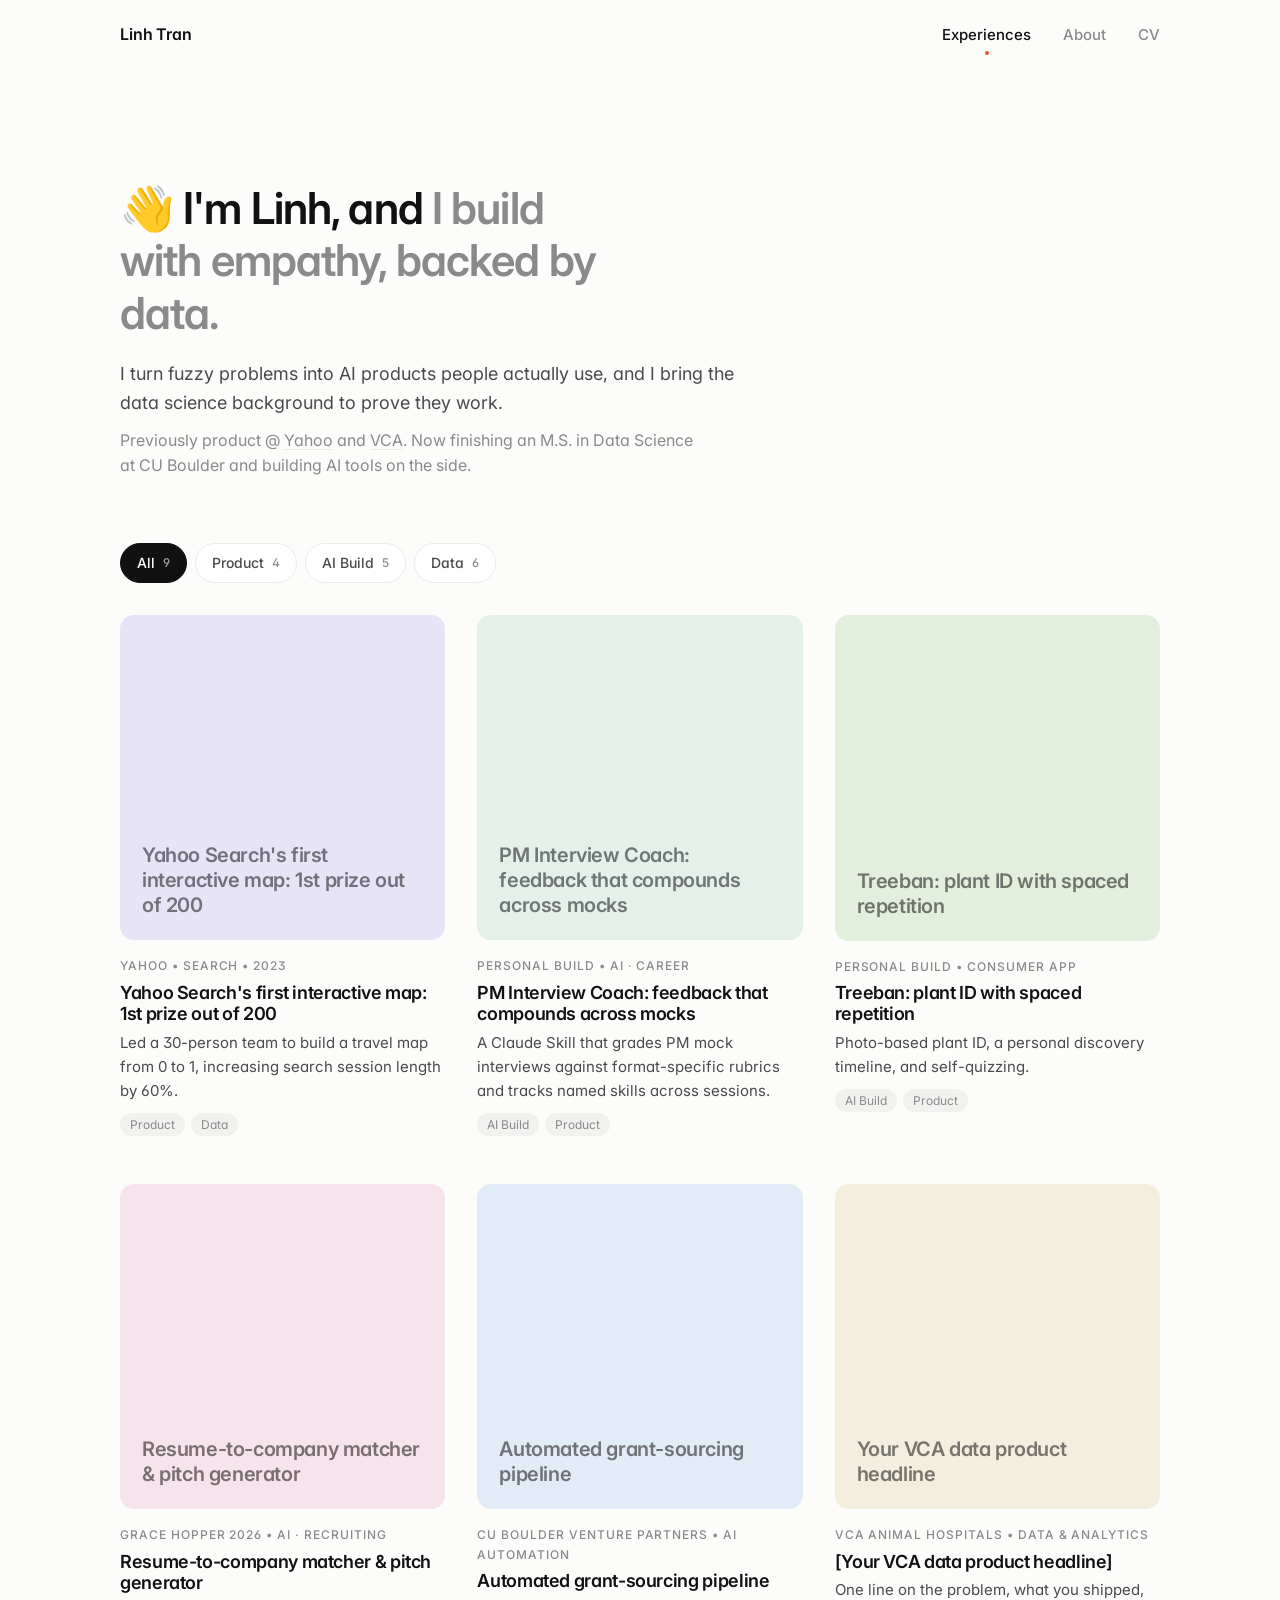
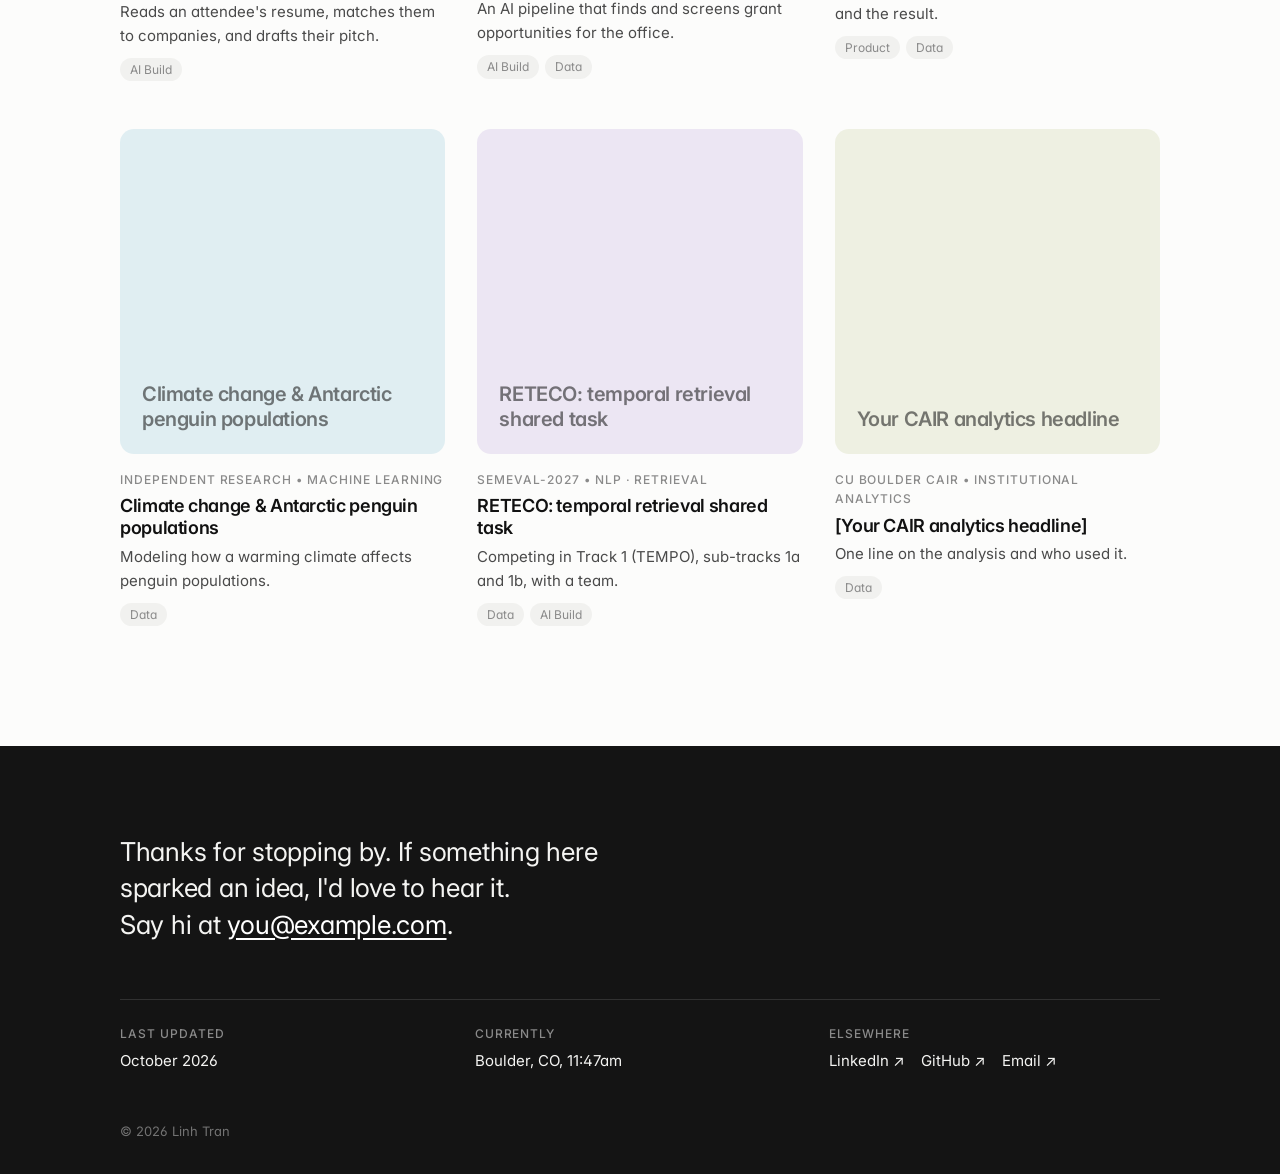
<file: index.html>
<!doctype html>
<html lang="en">
<head>
  <meta charset="utf-8">
  <meta name="viewport" content="width=device-width, initial-scale=1">
  <title>Linh Tran · AI Product Manager</title>
  <meta name="description" content="Linh Tran: AI product manager with a data science background. Selected work in product, AI builds, and data.">
  <link rel="preconnect" href="https://fonts.googleapis.com">
  <link rel="preconnect" href="https://fonts.gstatic.com" crossorigin>
  <link href="https://fonts.googleapis.com/css2?family=Inter:wght@400;500;600&display=swap" rel="stylesheet">
  <link rel="stylesheet" href="assets/css/style.css">
</head>
<body data-page="experiences" data-root="">
  <header id="site-header"></header>

  <main class="container">
    <section class="hero">
      <h1> 👋 I'm Linh, and <span class="soft">I build with empathy, backed by data.</span></h1>
      <p>I turn fuzzy problems into AI products people actually use, and I bring the data science background to prove they work.</p>
      <p>Previously product @ <a href="projects/yahoo-search.html">Yahoo</a> and <a href="projects/vca-analytics.html">VCA</a>. Now finishing an M.S. in Data Science at CU Boulder and building AI tools on the side.</p>
    </section>

    <div class="filter-bar" id="filter-bar" role="group" aria-label="Filter projects"></div>
    <div class="grid" id="project-grid"></div>
  </main>

  <footer id="site-footer"></footer>

  <script src="assets/js/projects-data.js"></script>
  <script src="assets/js/site.js"></script>
  <script src="assets/js/experiences.js"></script>
</body>
</html>
</file>
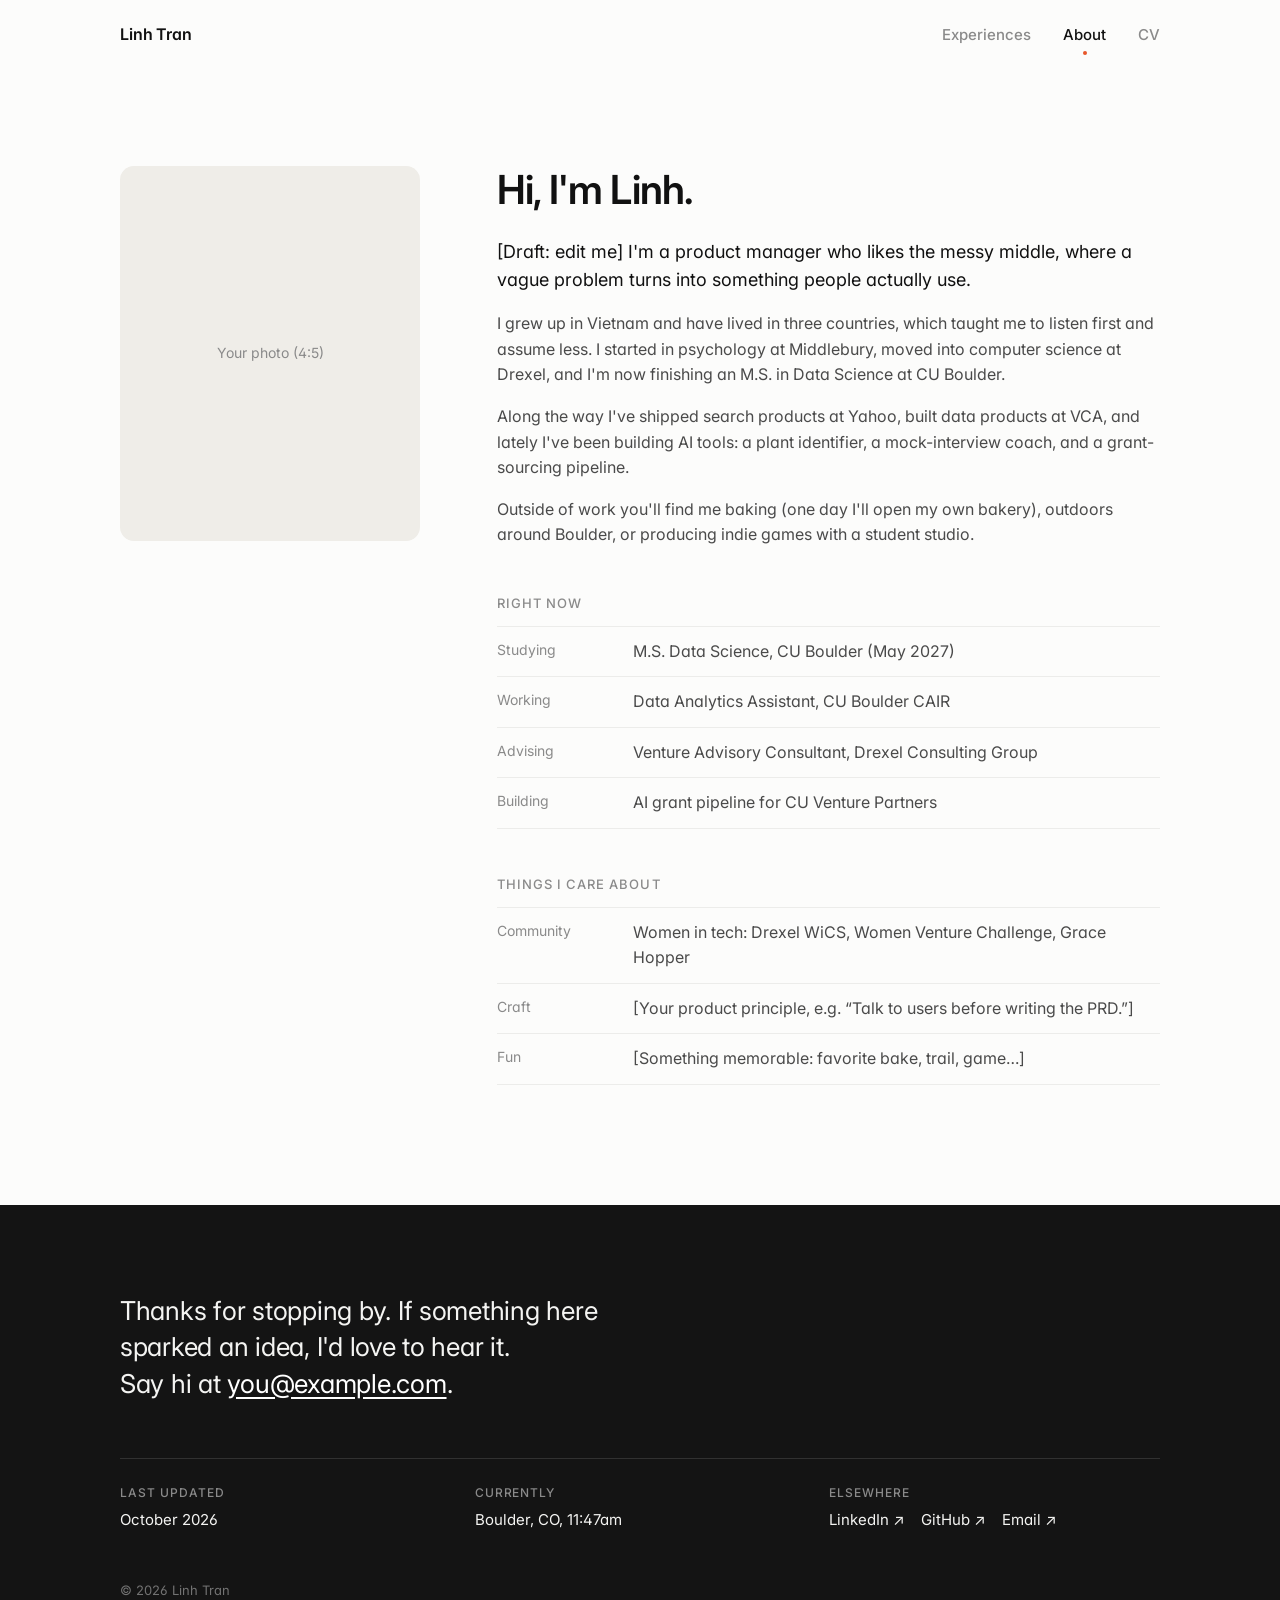
<file: about.html>
<!doctype html>
<html lang="en">
<head>
  <meta charset="utf-8">
  <meta name="viewport" content="width=device-width, initial-scale=1">
  <title>About · Linh Tran</title>
  <meta name="description" content="About Linh Tran: AI product manager, data scientist, baker.">
  <link rel="preconnect" href="https://fonts.googleapis.com">
  <link rel="preconnect" href="https://fonts.gstatic.com" crossorigin>
  <link href="https://fonts.googleapis.com/css2?family=Inter:wght@400;500;600&display=swap" rel="stylesheet">
  <link rel="stylesheet" href="assets/css/style.css">
</head>
<body data-page="about" data-root="">
  <header id="site-header"></header>

  <main class="container page">
    <div class="about-grid">
      <!-- Swap the placeholder for: <img src="assets/img/portrait.jpg" alt="Linh Tran"> -->
      <div class="portrait">Your photo (4:5)</div>

      <div class="read">
        <h1 class="page-title">Hi, I'm Linh.</h1>
        <div class="prose">
          <p class="lead">[Draft: edit me] I'm a product manager who likes the messy middle, where a vague problem turns into something people actually use.</p>
          <p>I grew up in Vietnam and have lived in three countries, which taught me to listen first and assume less. I started in psychology at Middlebury, moved into computer science at Drexel, and I'm now finishing an M.S. in Data Science at CU Boulder.</p>
          <p>Along the way I've shipped search products at Yahoo, built data products at VCA, and lately I've been building AI tools: a plant identifier, a mock-interview coach, and a grant-sourcing pipeline.</p>
          <p>Outside of work you'll find me baking (one day I'll open my own bakery), outdoors around Boulder, or producing indie games with a student studio.</p>
        </div>

        <section class="about-section">
          <h2>Right now</h2>
          <ul class="fact-list">
            <li><span class="k">Studying</span><span>M.S. Data Science, CU Boulder (May 2027)</span></li>
            <li><span class="k">Working</span><span>Data Analytics Assistant, CU Boulder CAIR</span></li>
            <li><span class="k">Advising</span><span>Venture Advisory Consultant, Drexel Consulting Group</span></li>
            <li><span class="k">Building</span><span>AI grant pipeline for CU Venture Partners</span></li>
          </ul>
        </section>

        <section class="about-section">
          <h2>Things I care about</h2>
          <ul class="fact-list">
            <li><span class="k">Community</span><span>Women in tech: Drexel WiCS, Women Venture Challenge, Grace Hopper</span></li>
            <li><span class="k">Craft</span><span>[Your product principle, e.g. “Talk to users before writing the PRD.”]</span></li>
            <li><span class="k">Fun</span><span>[Something memorable: favorite bake, trail, game…]</span></li>
          </ul>
        </section>
      </div>
    </div>
  </main>

  <footer id="site-footer"></footer>
  <script src="assets/js/site.js"></script>
</body>
</html>
</file>
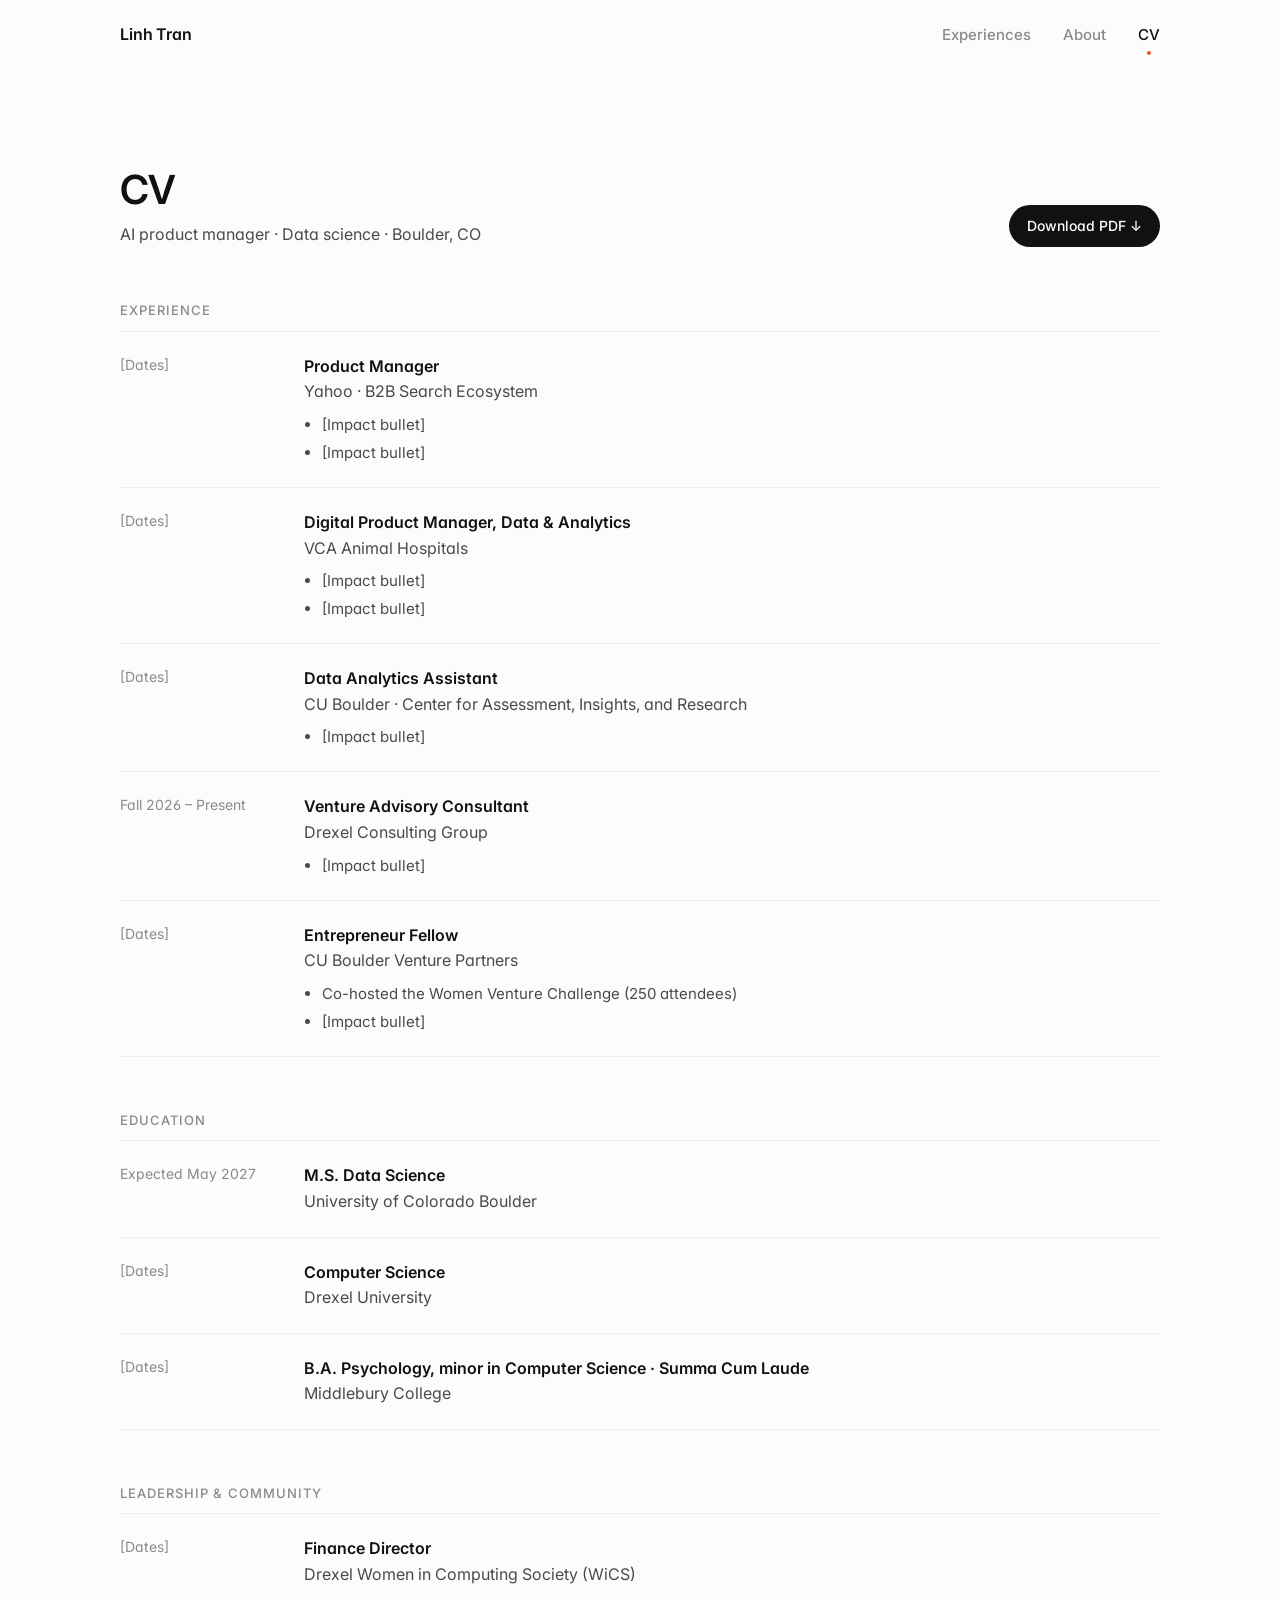
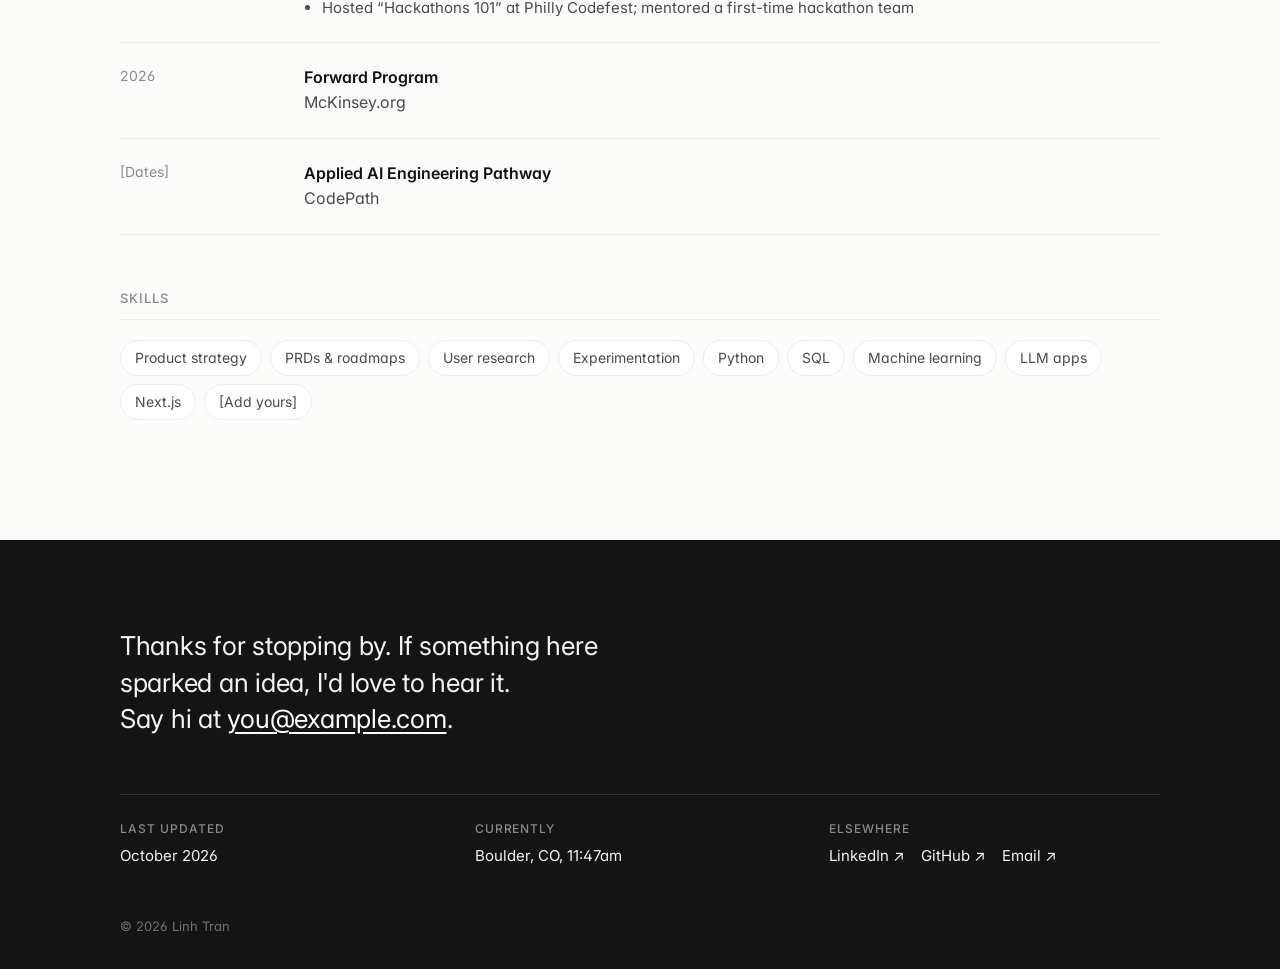
<file: cv.html>
<!doctype html>
<html lang="en">
<head>
  <meta charset="utf-8">
  <meta name="viewport" content="width=device-width, initial-scale=1">
  <title>CV · Linh Tran</title>
  <meta name="description" content="Linh Tran's CV: product, AI, and data experience.">
  <link rel="preconnect" href="https://fonts.googleapis.com">
  <link rel="preconnect" href="https://fonts.gstatic.com" crossorigin>
  <link href="https://fonts.googleapis.com/css2?family=Inter:wght@400;500;600&display=swap" rel="stylesheet">
  <link rel="stylesheet" href="assets/css/style.css">
</head>
<body data-page="cv" data-root="">
  <header id="site-header"></header>

  <main class="container page">
    <div class="cv-head">
      <div>
        <h1 class="page-title" style="margin-bottom:8px">CV</h1>
        <p>AI product manager · Data science · Boulder, CO</p>
      </div>
      <!-- Put your PDF at assets/Linh-Tran-CV.pdf -->
      <a class="btn" href="assets/Linh-Tran-CV.pdf" download>Download PDF ↓</a>
    </div>

    <!-- Each .cv-row = one entry. Copy/paste to add more. Fill in dates + bullets from your resume. -->
    <section class="cv-section">
      <h2>Experience</h2>

      <div class="cv-row">
        <p class="cv-when">[Dates]</p>
        <div>
          <p class="cv-role">Product Manager</p>
          <p class="cv-org">Yahoo · B2B Search Ecosystem</p>
          <ul><li>[Impact bullet]</li><li>[Impact bullet]</li></ul>
        </div>
      </div>

      <div class="cv-row">
        <p class="cv-when">[Dates]</p>
        <div>
          <p class="cv-role">Digital Product Manager, Data &amp; Analytics</p>
          <p class="cv-org">VCA Animal Hospitals</p>
          <ul><li>[Impact bullet]</li><li>[Impact bullet]</li></ul>
        </div>
      </div>

      <div class="cv-row">
        <p class="cv-when">[Dates]</p>
        <div>
          <p class="cv-role">Data Analytics Assistant</p>
          <p class="cv-org">CU Boulder · Center for Assessment, Insights, and Research</p>
          <ul><li>[Impact bullet]</li></ul>
        </div>
      </div>

      <div class="cv-row">
        <p class="cv-when">Fall 2026 – Present</p>
        <div>
          <p class="cv-role">Venture Advisory Consultant</p>
          <p class="cv-org">Drexel Consulting Group</p>
          <ul><li>[Impact bullet]</li></ul>
        </div>
      </div>

      <div class="cv-row">
        <p class="cv-when">[Dates]</p>
        <div>
          <p class="cv-role">Entrepreneur Fellow</p>
          <p class="cv-org">CU Boulder Venture Partners</p>
          <ul><li>Co-hosted the Women Venture Challenge (250 attendees)</li><li>[Impact bullet]</li></ul>
        </div>
      </div>
    </section>

    <section class="cv-section">
      <h2>Education</h2>
      <div class="cv-row">
        <p class="cv-when">Expected May 2027</p>
        <div><p class="cv-role">M.S. Data Science</p><p class="cv-org">University of Colorado Boulder</p></div>
      </div>
      <div class="cv-row">
        <p class="cv-when">[Dates]</p>
        <div><p class="cv-role">Computer Science</p><p class="cv-org">Drexel University</p></div>
      </div>
      <div class="cv-row">
        <p class="cv-when">[Dates]</p>
        <div><p class="cv-role">B.A. Psychology, minor in Computer Science · Summa Cum Laude</p><p class="cv-org">Middlebury College</p></div>
      </div>
    </section>

    <section class="cv-section">
      <h2>Leadership &amp; community</h2>
      <div class="cv-row">
        <p class="cv-when">[Dates]</p>
        <div>
          <p class="cv-role">Finance Director</p>
          <p class="cv-org">Drexel Women in Computing Society (WiCS)</p>
          <ul><li>Hosted “Hackathons 101” at Philly Codefest; mentored a first-time hackathon team</li></ul>
        </div>
      </div>
      <div class="cv-row">
        <p class="cv-when">2026</p>
        <div><p class="cv-role">Forward Program</p><p class="cv-org">McKinsey.org</p></div>
      </div>
      <div class="cv-row">
        <p class="cv-when">[Dates]</p>
        <div><p class="cv-role">Applied AI Engineering Pathway</p><p class="cv-org">CodePath</p></div>
      </div>
    </section>

    <section class="cv-section">
      <h2>Skills</h2>
      <div class="skills">
        <span>Product strategy</span><span>PRDs &amp; roadmaps</span><span>User research</span>
        <span>Experimentation</span><span>Python</span><span>SQL</span><span>Machine learning</span>
        <span>LLM apps</span><span>Next.js</span><span>[Add yours]</span>
      </div>
    </section>
  </main>

  <footer id="site-footer"></footer>
  <script src="assets/js/site.js"></script>
</body>
</html>
</file>
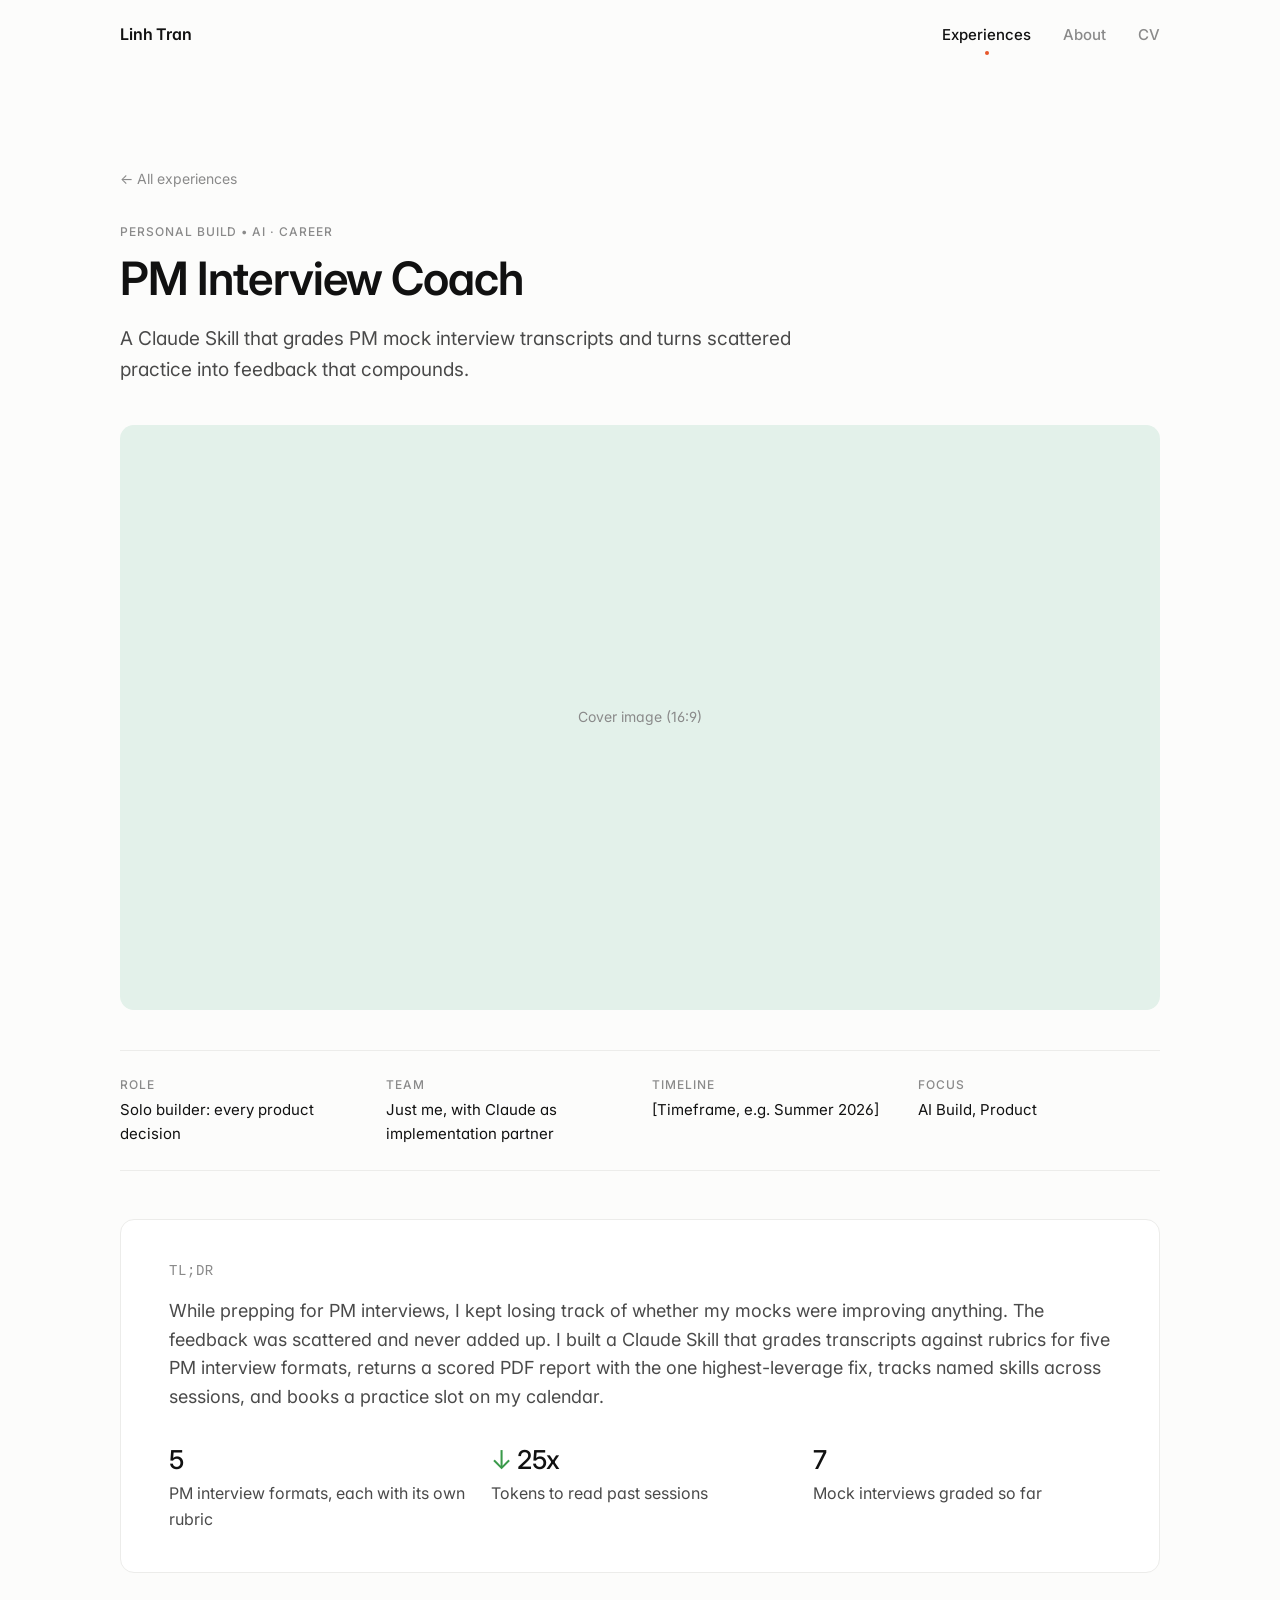
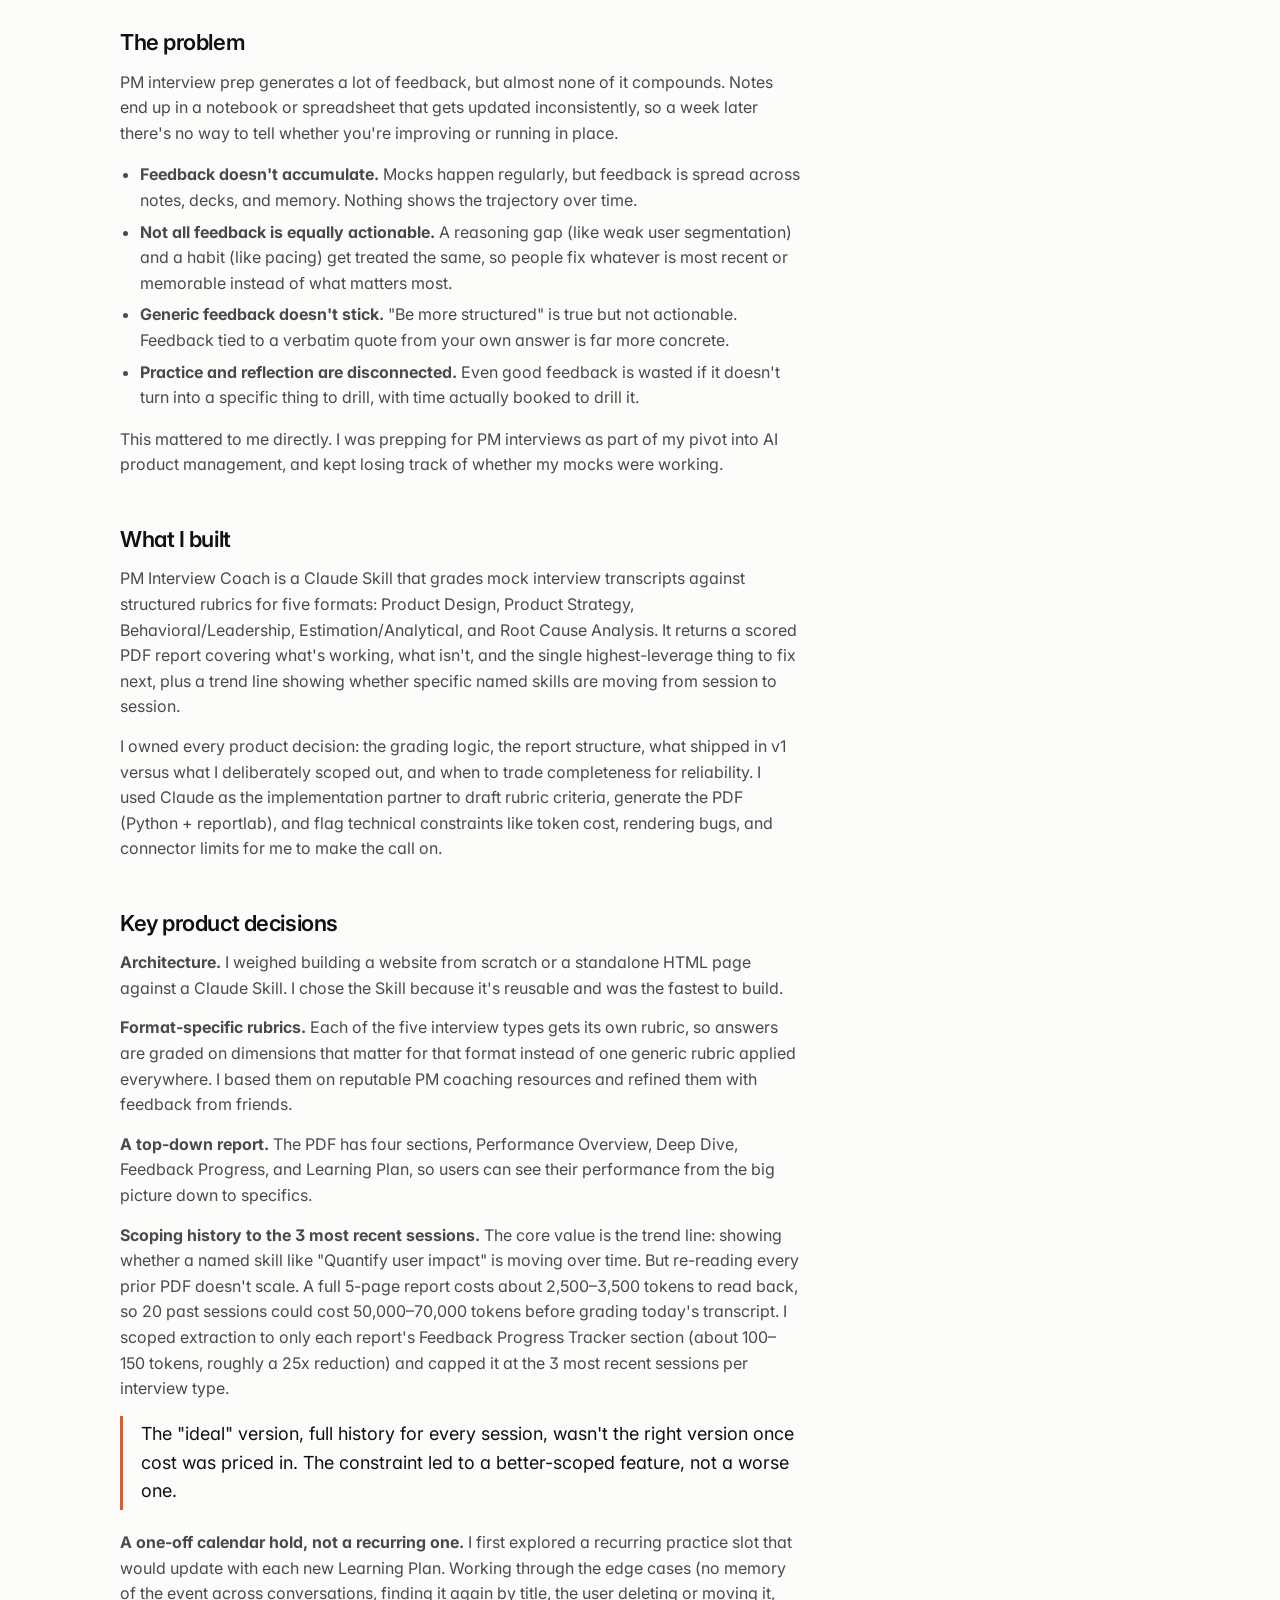
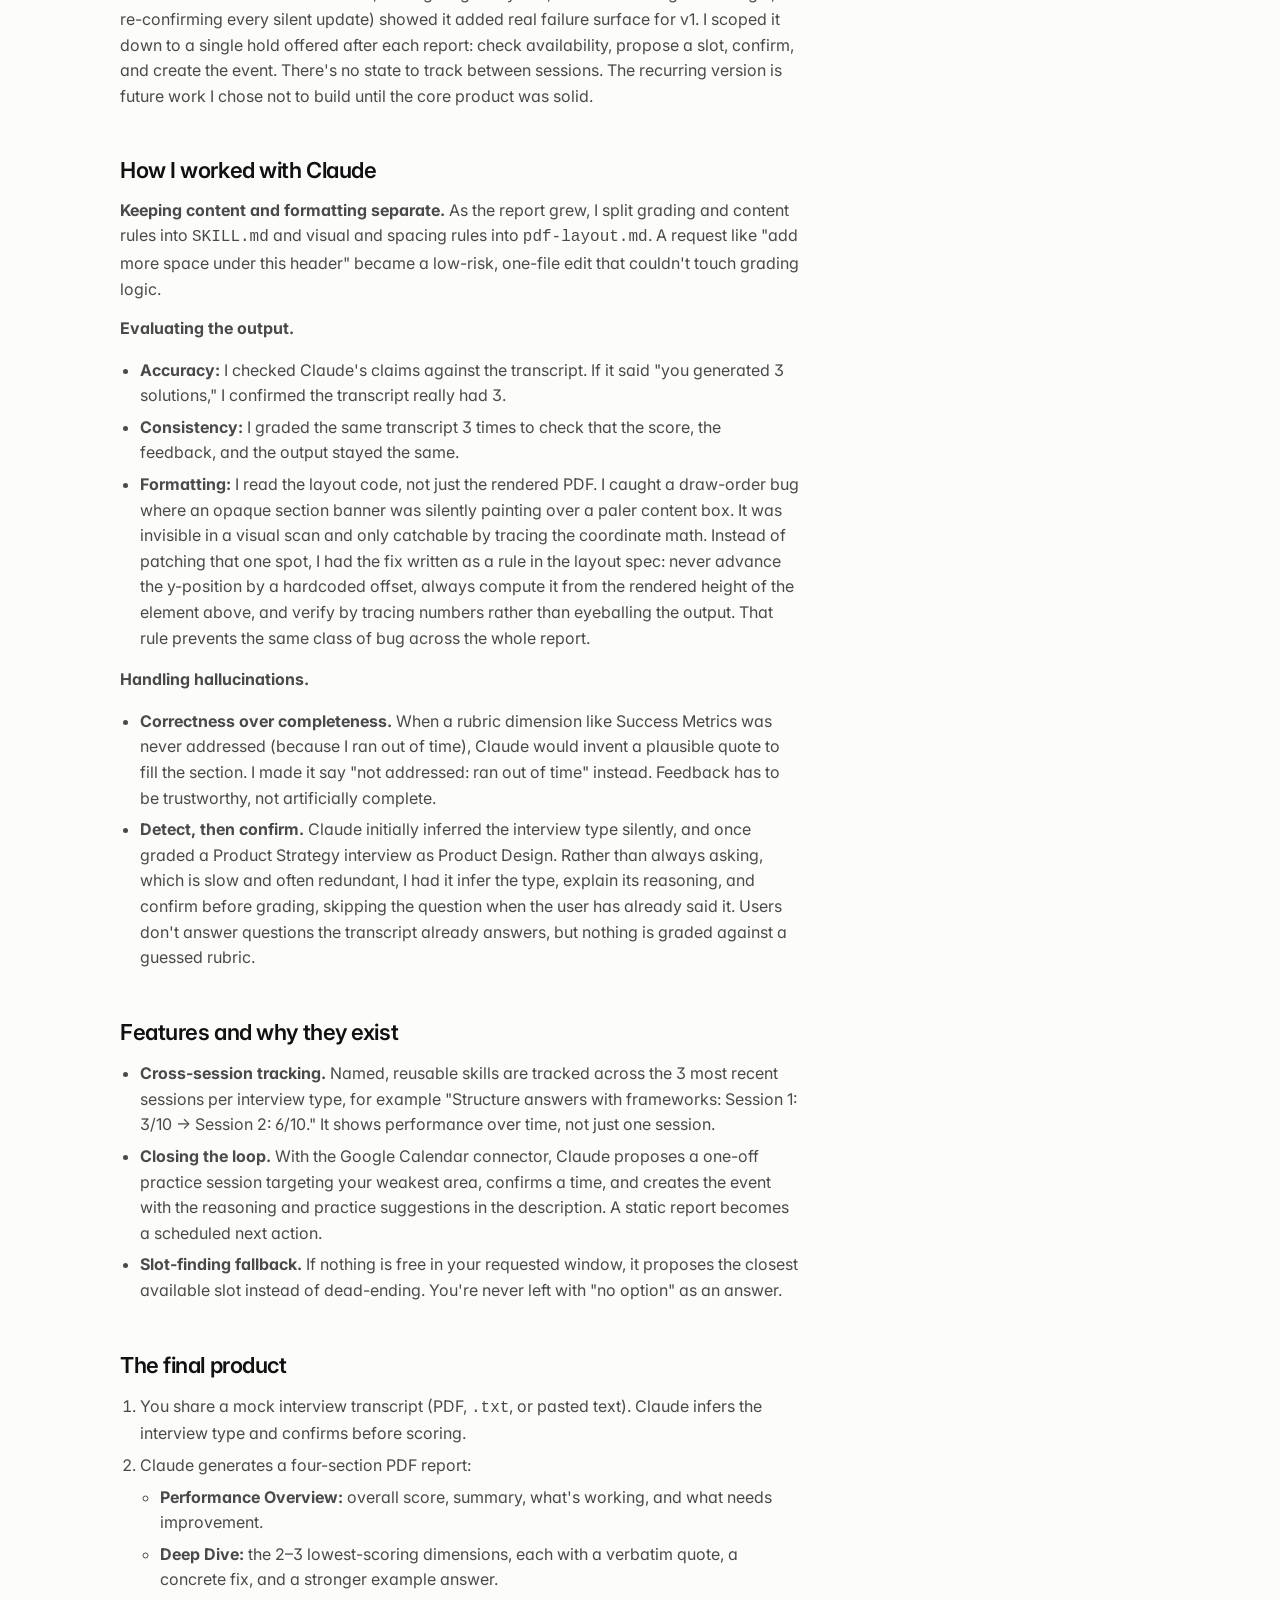
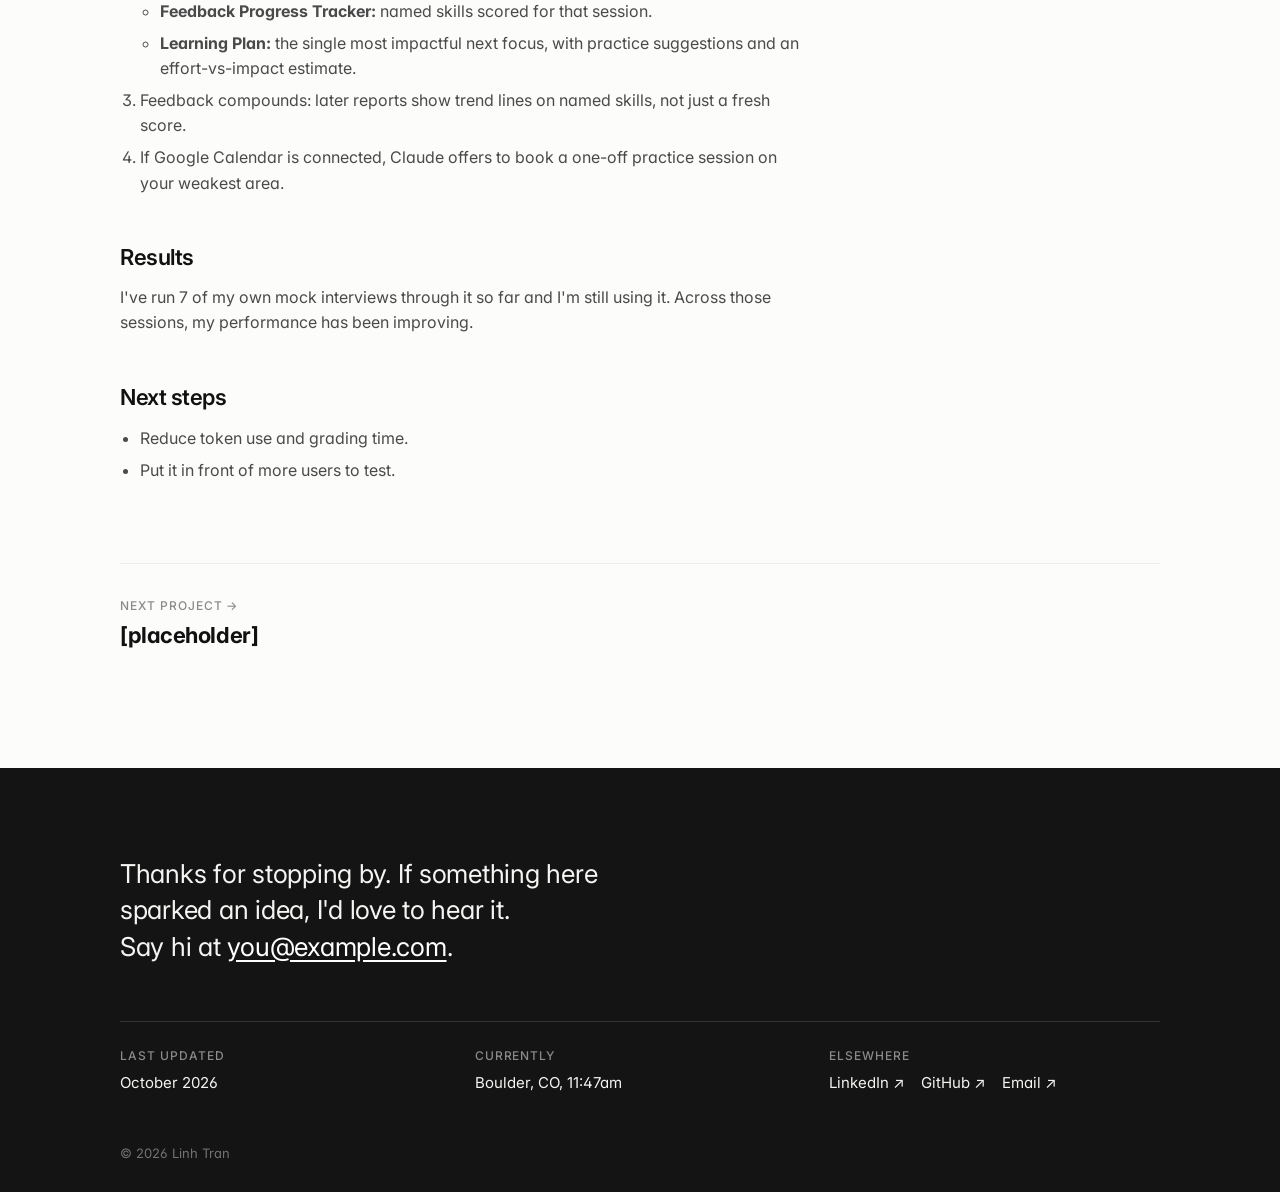
<file: projects/ai-mock-interview.html>
<!doctype html>
<html lang="en">
<head>
  <meta charset="utf-8">
  <meta name="viewport" content="width=device-width, initial-scale=1">
  <title>PM Interview Coach · Linh Tran</title>
  <meta name="description" content="A Claude Skill that grades PM mock interview transcripts against format-specific rubrics and tracks named skills across sessions.">
  <link rel="preconnect" href="https://fonts.googleapis.com">
  <link rel="preconnect" href="https://fonts.gstatic.com" crossorigin>
  <link href="https://fonts.googleapis.com/css2?family=Inter:wght@400;500;600&display=swap" rel="stylesheet">
  <link rel="stylesheet" href="../assets/css/style.css">
</head>
<body data-page="experiences" data-root="../">
  <header id="site-header"></header>

  <main class="container page">
    <a class="back" href="../index.html">← All experiences</a>

    <p class="eyebrow">Personal build • AI · Career</p>
    <h1 class="cs-title">PM Interview Coach</h1>
    <p class="cs-summary">A Claude Skill that grades PM mock interview transcripts and turns scattered practice into feedback that compounds.</p>

    <!-- Cover image: replace the div's contents with <img src="../assets/img/projects/ai-mock-interview-cover.jpg" alt=""> -->
    <div class="cs-cover" style="background:#E3F1EA">Cover image (16:9)</div>

    <div class="cs-facts">
      <div><p class="meta-label">Role</p><p>Solo builder: every product decision</p></div>
      <div><p class="meta-label">Team</p><p>Just me, with Claude as implementation partner</p></div>
      <div><p class="meta-label">Timeline</p><p>[Timeframe, e.g. Summer 2026]</p></div>
      <div><p class="meta-label">Focus</p><p>AI Build, Product</p></div>
    </div>

    <!-- TL;DR: a few sentences (context, problem, your role, what you did) + up to 3 results.
         Add class="num up" or "num down" for a green arrow; plain "num" for no arrow. -->
    <div class="tldr">
      <p class="tldr-label">TL;DR</p>
      <p class="tldr-text">While prepping for PM interviews, I kept losing track of whether my mocks were improving anything. The feedback was scattered and never added up. I built a Claude Skill that grades transcripts against rubrics for five PM interview formats, returns a scored PDF report with the one highest-leverage fix, tracks named skills across sessions, and books a practice slot on my calendar.</p>
      <div class="tldr-stats">
        <div><p class="num">5</p><p class="what">PM interview formats, each with its own rubric</p></div>
        <div><p class="num down">25x</p><p class="what">Tokens to read past sessions</p></div>
        <div><p class="num">7</p><p class="what">Mock interviews graded so far</p></div>
      </div>
    </div>

    <article class="cs-body read">
      <section>
        <h2>The problem</h2>
        <p>PM interview prep generates a lot of feedback, but almost none of it compounds. Notes end up in a notebook or spreadsheet that gets updated inconsistently, so a week later there's no way to tell whether you're improving or running in place.</p>
        <ul>
          <li><strong>Feedback doesn't accumulate.</strong> Mocks happen regularly, but feedback is spread across notes, decks, and memory. Nothing shows the trajectory over time.</li>
          <li><strong>Not all feedback is equally actionable.</strong> A reasoning gap (like weak user segmentation) and a habit (like pacing) get treated the same, so people fix whatever is most recent or memorable instead of what matters most.</li>
          <li><strong>Generic feedback doesn't stick.</strong> "Be more structured" is true but not actionable. Feedback tied to a verbatim quote from your own answer is far more concrete.</li>
          <li><strong>Practice and reflection are disconnected.</strong> Even good feedback is wasted if it doesn't turn into a specific thing to drill, with time actually booked to drill it.</li>
        </ul>
        <p>This mattered to me directly. I was prepping for PM interviews as part of my pivot into AI product management, and kept losing track of whether my mocks were working.</p>
      </section>

      <section>
        <h2>What I built</h2>
        <p>PM Interview Coach is a Claude Skill that grades mock interview transcripts against structured rubrics for five formats: Product Design, Product Strategy, Behavioral/Leadership, Estimation/Analytical, and Root Cause Analysis. It returns a scored PDF report covering what's working, what isn't, and the single highest-leverage thing to fix next, plus a trend line showing whether specific named skills are moving from session to session.</p>
        <p>I owned every product decision: the grading logic, the report structure, what shipped in v1 versus what I deliberately scoped out, and when to trade completeness for reliability. I used Claude as the implementation partner to draft rubric criteria, generate the PDF (Python + reportlab), and flag technical constraints like token cost, rendering bugs, and connector limits for me to make the call on.</p>
      </section>

      <section>
        <h2>Key product decisions</h2>
        <p><strong>Architecture.</strong> I weighed building a website from scratch or a standalone HTML page against a Claude Skill. I chose the Skill because it's reusable and was the fastest to build.</p>
        <p><strong>Format-specific rubrics.</strong> Each of the five interview types gets its own rubric, so answers are graded on dimensions that matter for that format instead of one generic rubric applied everywhere. I based them on reputable PM coaching resources and refined them with feedback from friends.</p>
        <p><strong>A top-down report.</strong> The PDF has four sections, Performance Overview, Deep Dive, Feedback Progress, and Learning Plan, so users can see their performance from the big picture down to specifics.</p>
        <p><strong>Scoping history to the 3 most recent sessions.</strong> The core value is the trend line: showing whether a named skill like "Quantify user impact" is moving over time. But re-reading every prior PDF doesn't scale. A full 5-page report costs about 2,500–3,500 tokens to read back, so 20 past sessions could cost 50,000–70,000 tokens before grading today's transcript. I scoped extraction to only each report's Feedback Progress Tracker section (about 100–150 tokens, roughly a 25x reduction) and capped it at the 3 most recent sessions per interview type.</p>
        <p class="callout">The "ideal" version, full history for every session, wasn't the right version once cost was priced in. The constraint led to a better-scoped feature, not a worse one.</p>
        <p><strong>A one-off calendar hold, not a recurring one.</strong> I first explored a recurring practice slot that would update with each new Learning Plan. Working through the edge cases (no memory of the event across conversations, finding it again by title, the user deleting or moving it, re-confirming every silent update) showed it added real failure surface for v1. I scoped it down to a single hold offered after each report: check availability, propose a slot, confirm, and create the event. There's no state to track between sessions. The recurring version is future work I chose not to build until the core product was solid.</p>
      </section>

      <section>
        <h2>How I worked with Claude</h2>
        <p><strong>Keeping content and formatting separate.</strong> As the report grew, I split grading and content rules into <code>SKILL.md</code> and visual and spacing rules into <code>pdf-layout.md</code>. A request like "add more space under this header" became a low-risk, one-file edit that couldn't touch grading logic.</p>
        <p><strong>Evaluating the output.</strong></p>
        <ul>
          <li><strong>Accuracy:</strong> I checked Claude's claims against the transcript. If it said "you generated 3 solutions," I confirmed the transcript really had 3.</li>
          <li><strong>Consistency:</strong> I graded the same transcript 3 times to check that the score, the feedback, and the output stayed the same.</li>
          <li><strong>Formatting:</strong> I read the layout code, not just the rendered PDF. I caught a draw-order bug where an opaque section banner was silently painting over a paler content box. It was invisible in a visual scan and only catchable by tracing the coordinate math. Instead of patching that one spot, I had the fix written as a rule in the layout spec: never advance the y-position by a hardcoded offset, always compute it from the rendered height of the element above, and verify by tracing numbers rather than eyeballing the output. That rule prevents the same class of bug across the whole report.</li>
        </ul>
        <p><strong>Handling hallucinations.</strong></p>
        <ul>
          <li><strong>Correctness over completeness.</strong> When a rubric dimension like Success Metrics was never addressed (because I ran out of time), Claude would invent a plausible quote to fill the section. I made it say "not addressed: ran out of time" instead. Feedback has to be trustworthy, not artificially complete.</li>
          <li><strong>Detect, then confirm.</strong> Claude initially inferred the interview type silently, and once graded a Product Strategy interview as Product Design. Rather than always asking, which is slow and often redundant, I had it infer the type, explain its reasoning, and confirm before grading, skipping the question when the user has already said it. Users don't answer questions the transcript already answers, but nothing is graded against a guessed rubric.</li>
        </ul>
      </section>

      <section>
        <h2>Features and why they exist</h2>
        <ul>
          <li><strong>Cross-session tracking.</strong> Named, reusable skills are tracked across the 3 most recent sessions per interview type, for example "Structure answers with frameworks: Session 1: 3/10 → Session 2: 6/10." It shows performance over time, not just one session.</li>
          <li><strong>Closing the loop.</strong> With the Google Calendar connector, Claude proposes a one-off practice session targeting your weakest area, confirms a time, and creates the event with the reasoning and practice suggestions in the description. A static report becomes a scheduled next action.</li>
          <li><strong>Slot-finding fallback.</strong> If nothing is free in your requested window, it proposes the closest available slot instead of dead-ending. You're never left with "no option" as an answer.</li>
        </ul>
      </section>

      <section>
        <h2>The final product</h2>
        <ol>
          <li>You share a mock interview transcript (PDF, <code>.txt</code>, or pasted text). Claude infers the interview type and confirms before scoring.</li>
          <li>Claude generates a four-section PDF report:
            <ul>
              <li><strong>Performance Overview:</strong> overall score, summary, what's working, and what needs improvement.</li>
              <li><strong>Deep Dive:</strong> the 2–3 lowest-scoring dimensions, each with a verbatim quote, a concrete fix, and a stronger example answer.</li>
              <li><strong>Feedback Progress Tracker:</strong> named skills scored for that session.</li>
              <li><strong>Learning Plan:</strong> the single most impactful next focus, with practice suggestions and an effort-vs-impact estimate.</li>
            </ul>
          </li>
          <li>Feedback compounds: later reports show trend lines on named skills, not just a fresh score.</li>
          <li>If Google Calendar is connected, Claude offers to book a one-off practice session on your weakest area.</li>
        </ol>
        <!-- Screenshots: add sample report images here (Performance Overview, Deep Dive, Feedback Progress Tracker, Learning Plan, calendar hold) -->
      </section>

      <section>
        <h2>Results</h2>
        <p>I've run 7 of my own mock interviews through it so far and I'm still using it. Across those sessions, my performance has been improving.</p>
      </section>

      <section>
        <h2>Next steps</h2>
        <ul>
          <li>Reduce token use and grading time.</li>
          <li>Put it in front of more users to test.</li>
        </ul>
      </section>
    </article>

    <div class="next-project">
      <a href="engageai.html">
        <p class="meta">Next project →</p>
        <h3>[placeholder]</h3>
      </a>
    </div>
  </main>

  <footer id="site-footer"></footer>
  <script src="../assets/js/site.js"></script>
</body>
</html>
</file>
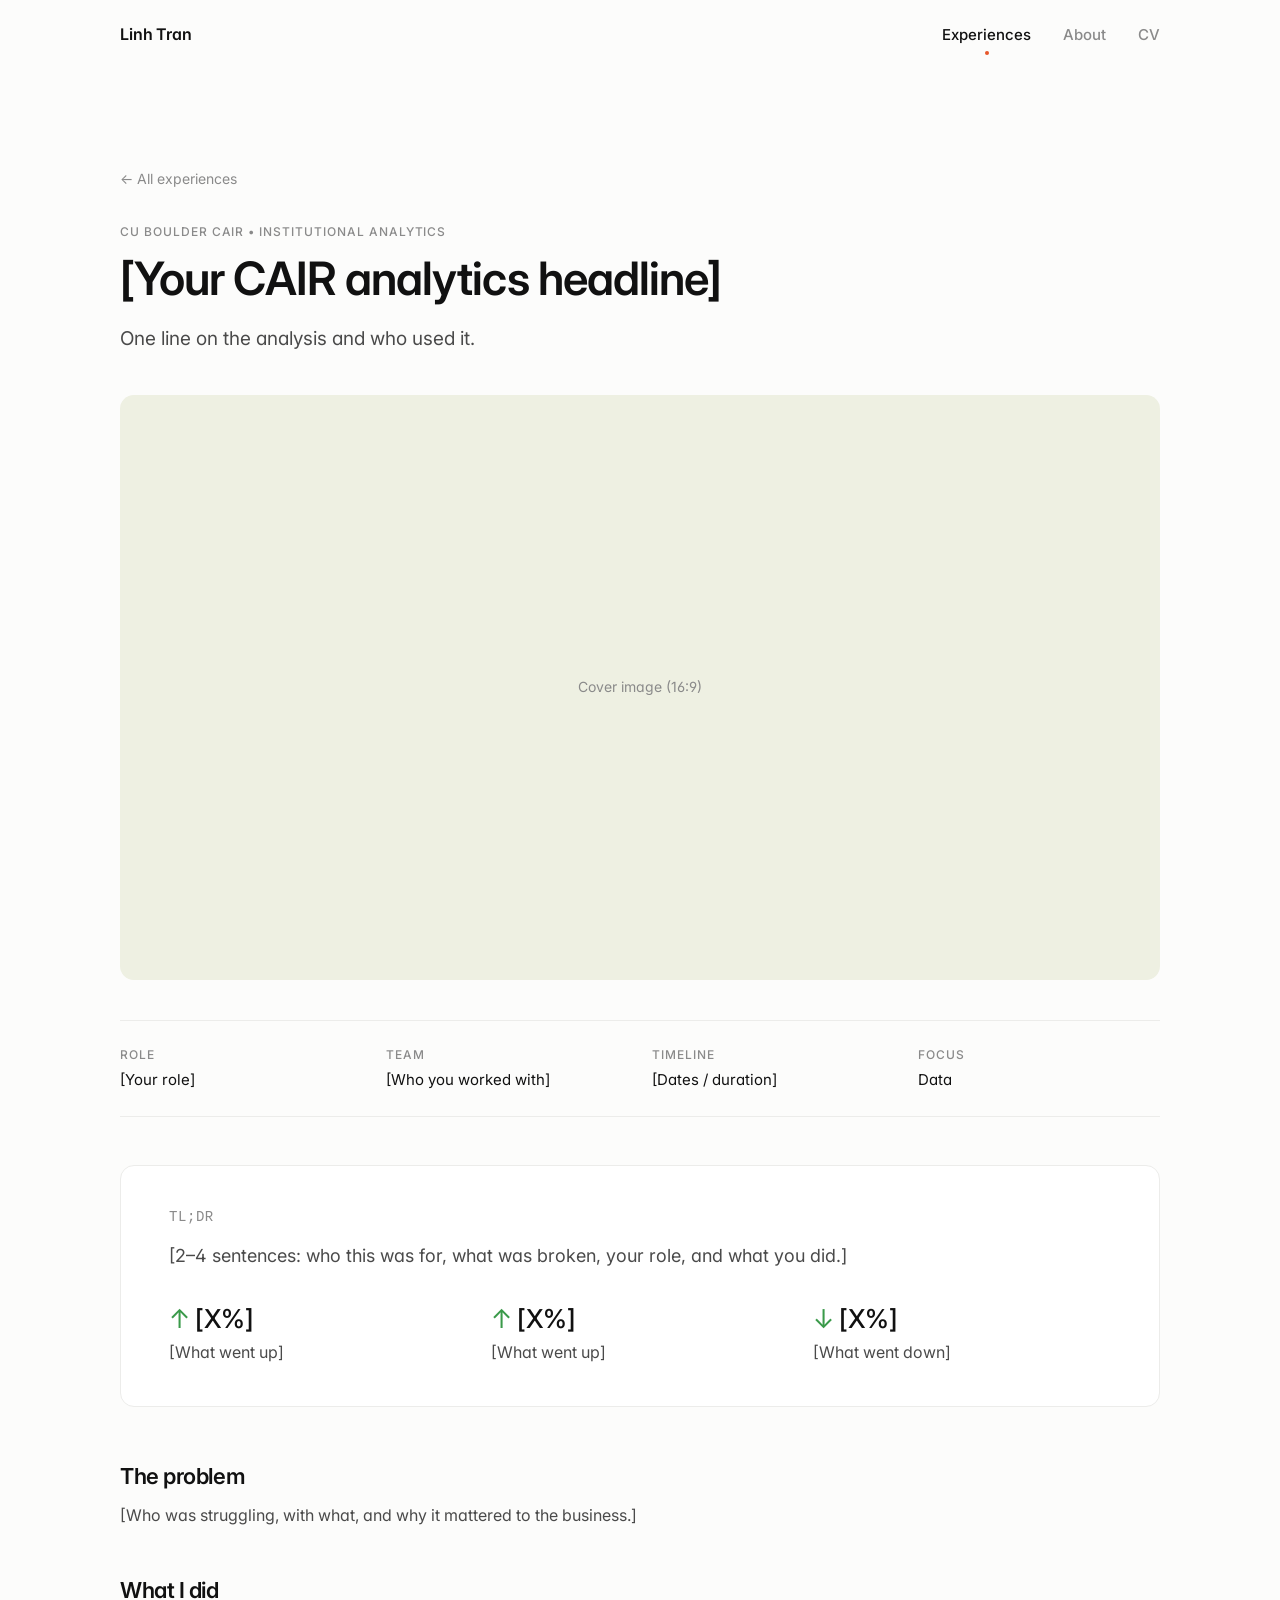
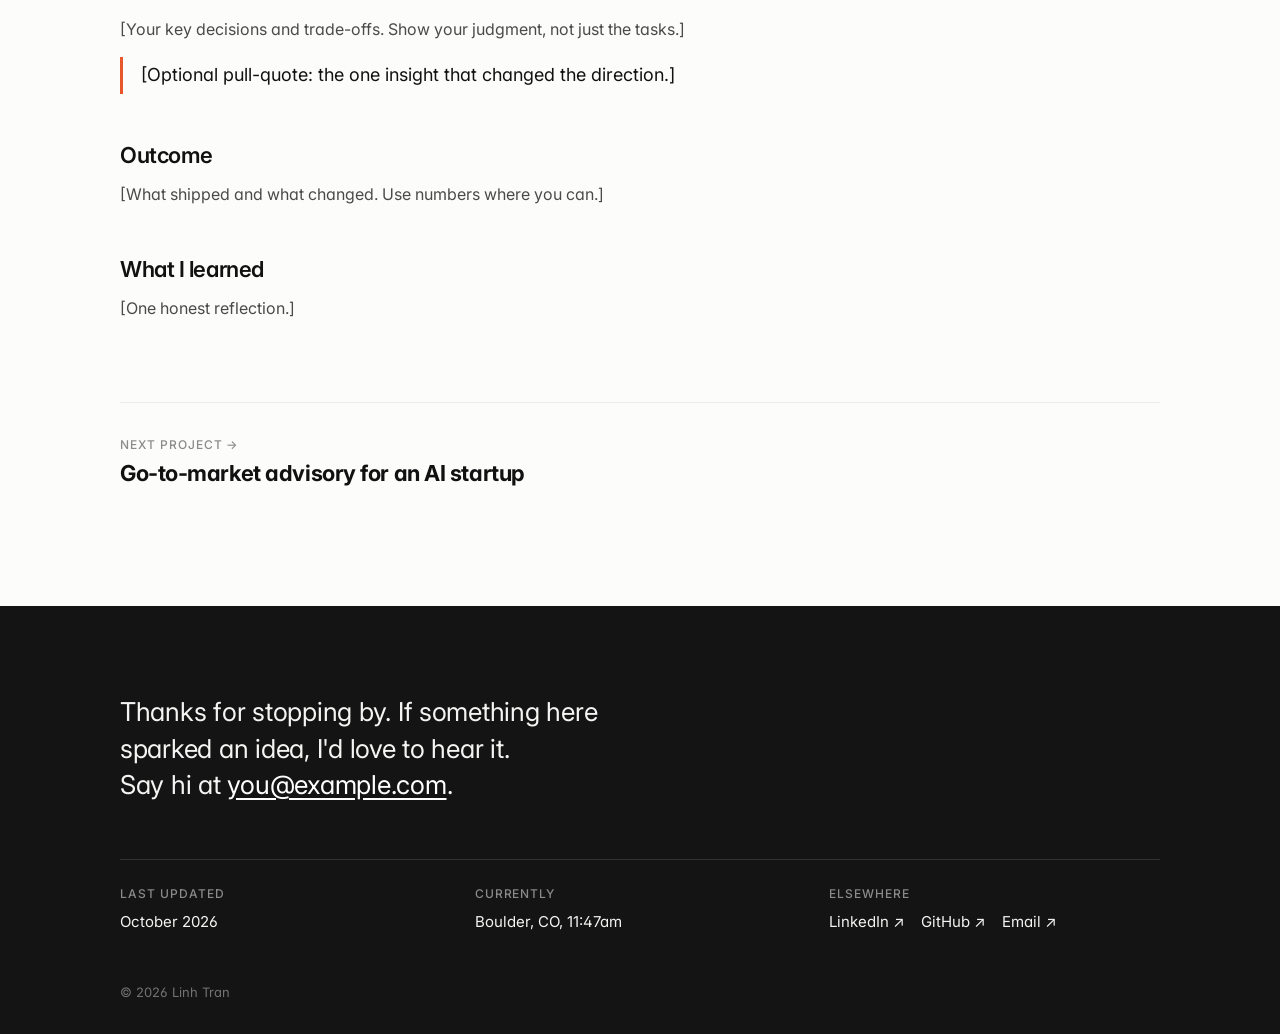
<file: projects/cu-cair.html>
<!doctype html>
<html lang="en">
<head>
  <meta charset="utf-8">
  <meta name="viewport" content="width=device-width, initial-scale=1">
  <title>Your CAIR analytics headline · Linh Tran</title>
  <meta name="description" content="One line on the analysis and who used it.">
  <link rel="preconnect" href="https://fonts.googleapis.com">
  <link rel="preconnect" href="https://fonts.gstatic.com" crossorigin>
  <link href="https://fonts.googleapis.com/css2?family=Inter:wght@400;500;600&display=swap" rel="stylesheet">
  <link rel="stylesheet" href="../assets/css/style.css">
</head>
<body data-page="experiences" data-root="../">
  <header id="site-header"></header>

  <main class="container page">
    <a class="back" href="../index.html">← All experiences</a>

    <p class="eyebrow">CU Boulder CAIR • Institutional analytics</p>
    <h1 class="cs-title">[Your CAIR analytics headline]</h1>
    <p class="cs-summary">One line on the analysis and who used it.</p>

    <!-- Cover image: replace the div's contents with <img src="../assets/img/projects/cu-cair-cover.jpg" alt=""> -->
    <div class="cs-cover" style="background:#EEF0E2">Cover image (16:9)</div>

    <div class="cs-facts">
      <div><p class="meta-label">Role</p><p>[Your role]</p></div>
      <div><p class="meta-label">Team</p><p>[Who you worked with]</p></div>
      <div><p class="meta-label">Timeline</p><p>[Dates / duration]</p></div>
      <div><p class="meta-label">Focus</p><p>Data</p></div>
    </div>

    <!-- TL;DR: a few sentences (context, problem, your role, what you did) + up to 3 results.
         Add class="num up" or "num down" for a green arrow; plain "num" for no arrow. -->
    <div class="tldr">
      <p class="tldr-label">TL;DR</p>
      <p class="tldr-text">[2–4 sentences: who this was for, what was broken, your role, and what you did.]</p>
      <div class="tldr-stats">
        <div><p class="num up">[X%]</p><p class="what">[What went up]</p></div>
        <div><p class="num up">[X%]</p><p class="what">[What went up]</p></div>
        <div><p class="num down">[X%]</p><p class="what">[What went down]</p></div>
      </div>
    </div>

    <!-- Paste your case study below. Rename or remove sections as needed. -->
    <article class="cs-body read">
      <section>
        <h2>The problem</h2>
        <p>[Who was struggling, with what, and why it mattered to the business.]</p>
      </section>
      <section>
        <h2>What I did</h2>
        <p>[Your key decisions and trade-offs. Show your judgment, not just the tasks.]</p>
        <p class="callout">[Optional pull-quote: the one insight that changed the direction.]</p>
      </section>
      <section>
        <h2>Outcome</h2>
        <p>[What shipped and what changed. Use numbers where you can.]</p>
      </section>
      <section>
        <h2>What I learned</h2>
        <p>[One honest reflection.]</p>
      </section>
    </article>

    <div class="next-project">
      <a href="startup-consulting.html">
        <p class="meta">Next project →</p>
        <h3>Go-to-market advisory for an AI startup</h3>
      </a>
    </div>
  </main>

  <footer id="site-footer"></footer>
  <script src="../assets/js/site.js"></script>
</body>
</html>
</file>
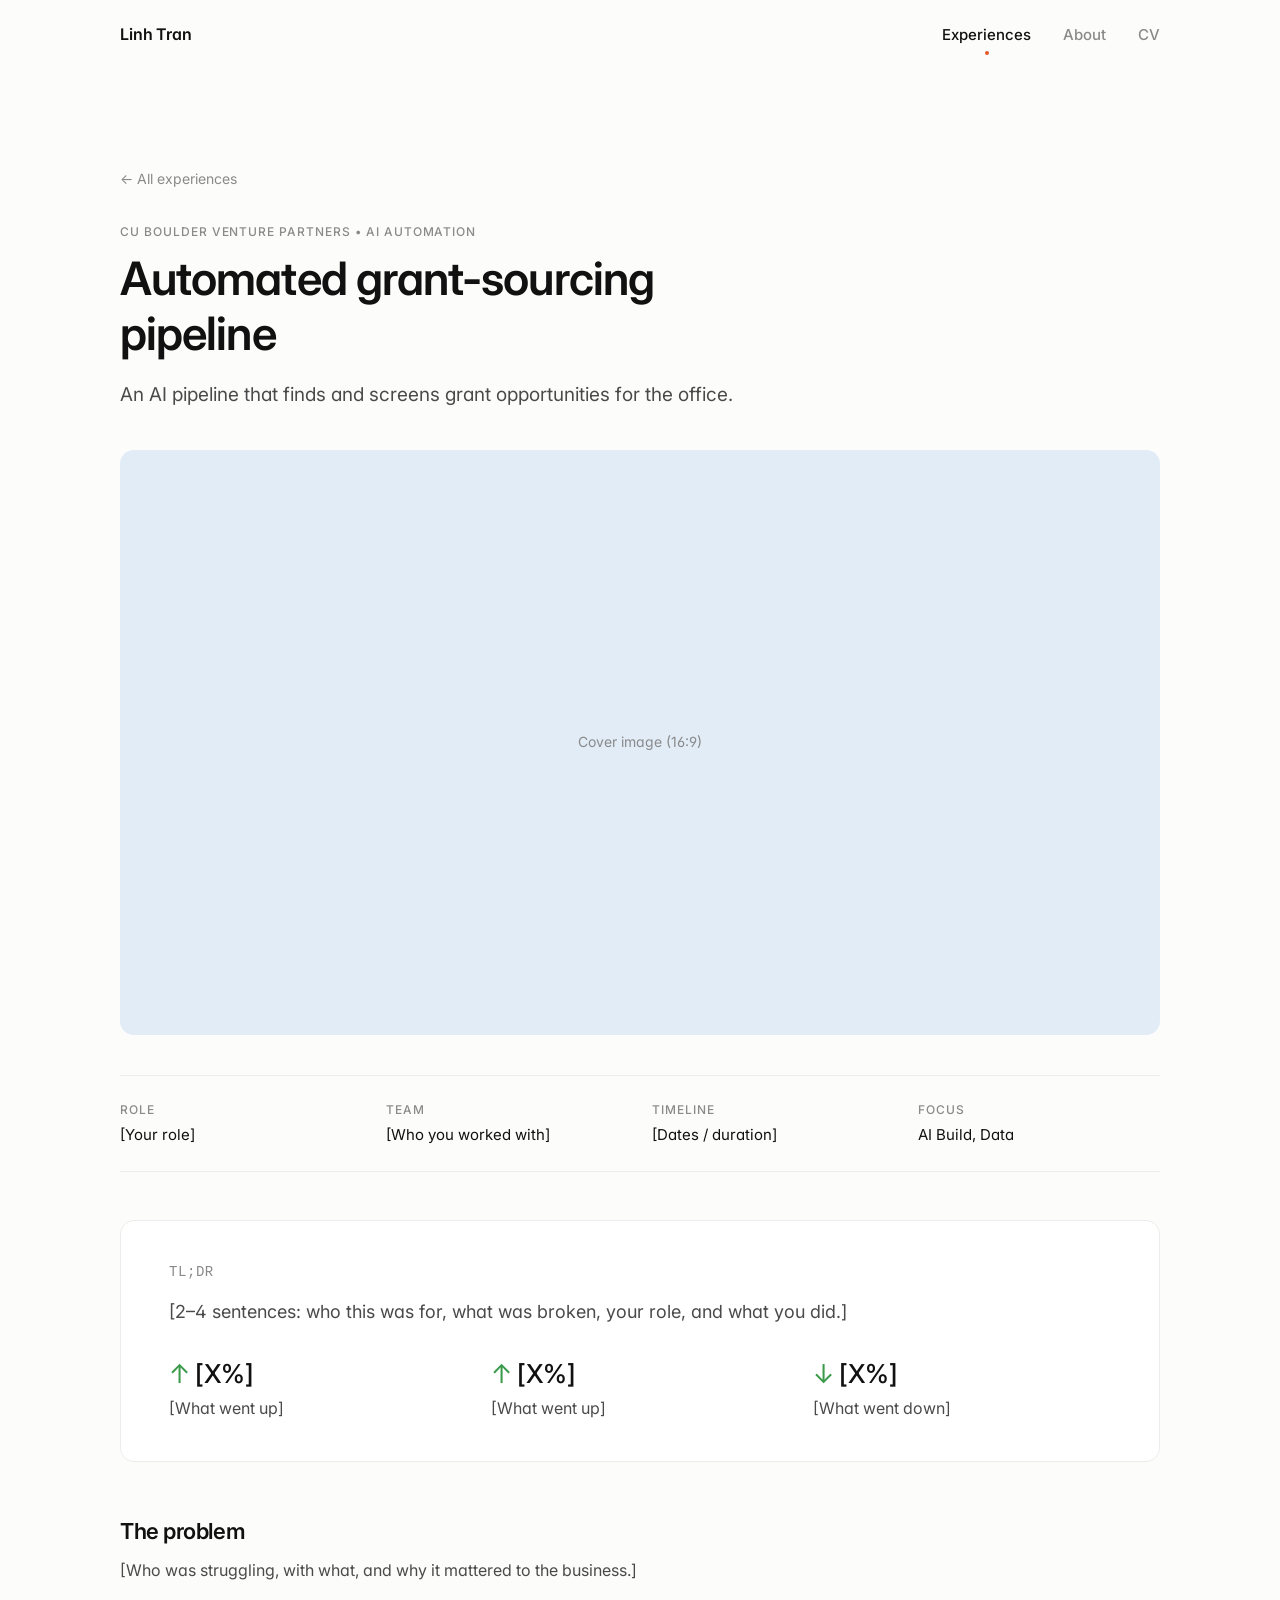
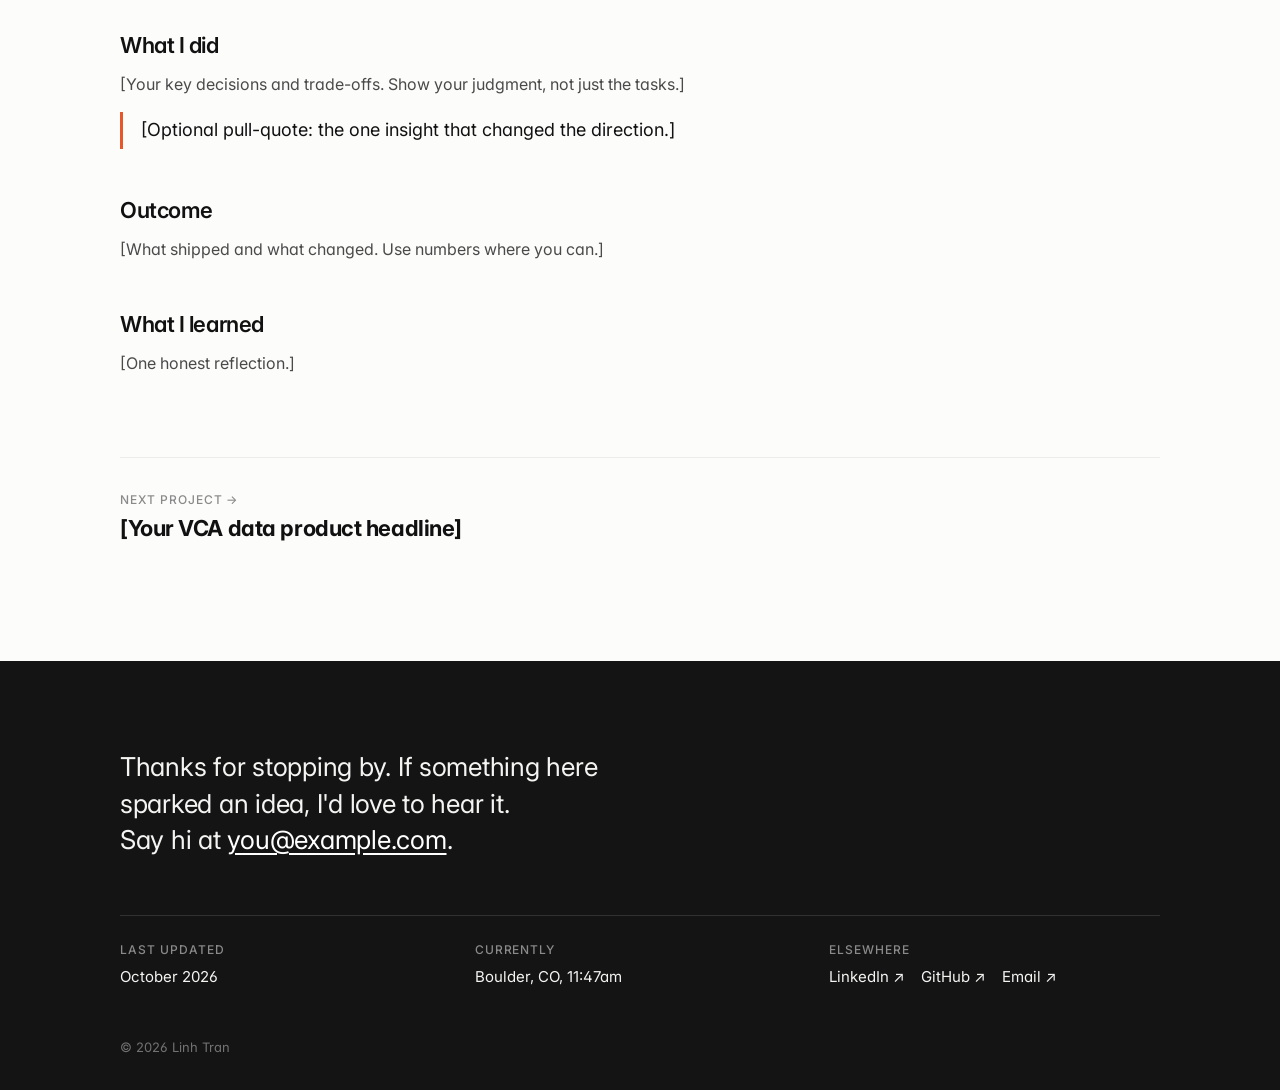
<file: projects/grant-pipeline.html>
<!doctype html>
<html lang="en">
<head>
  <meta charset="utf-8">
  <meta name="viewport" content="width=device-width, initial-scale=1">
  <title>Automated grant-sourcing pipeline · Linh Tran</title>
  <meta name="description" content="An AI pipeline that finds and screens grant opportunities for the office.">
  <link rel="preconnect" href="https://fonts.googleapis.com">
  <link rel="preconnect" href="https://fonts.gstatic.com" crossorigin>
  <link href="https://fonts.googleapis.com/css2?family=Inter:wght@400;500;600&display=swap" rel="stylesheet">
  <link rel="stylesheet" href="../assets/css/style.css">
</head>
<body data-page="experiences" data-root="../">
  <header id="site-header"></header>

  <main class="container page">
    <a class="back" href="../index.html">← All experiences</a>

    <p class="eyebrow">CU Boulder Venture Partners • AI automation</p>
    <h1 class="cs-title">Automated grant-sourcing pipeline</h1>
    <p class="cs-summary">An AI pipeline that finds and screens grant opportunities for the office.</p>

    <!-- Cover image: replace the div's contents with <img src="../assets/img/projects/grant-pipeline-cover.jpg" alt=""> -->
    <div class="cs-cover" style="background:#E2ECF7">Cover image (16:9)</div>

    <div class="cs-facts">
      <div><p class="meta-label">Role</p><p>[Your role]</p></div>
      <div><p class="meta-label">Team</p><p>[Who you worked with]</p></div>
      <div><p class="meta-label">Timeline</p><p>[Dates / duration]</p></div>
      <div><p class="meta-label">Focus</p><p>AI Build, Data</p></div>
    </div>

    <!-- TL;DR: a few sentences (context, problem, your role, what you did) + up to 3 results.
         Add class="num up" or "num down" for a green arrow; plain "num" for no arrow. -->
    <div class="tldr">
      <p class="tldr-label">TL;DR</p>
      <p class="tldr-text">[2–4 sentences: who this was for, what was broken, your role, and what you did.]</p>
      <div class="tldr-stats">
        <div><p class="num up">[X%]</p><p class="what">[What went up]</p></div>
        <div><p class="num up">[X%]</p><p class="what">[What went up]</p></div>
        <div><p class="num down">[X%]</p><p class="what">[What went down]</p></div>
      </div>
    </div>

    <!-- Paste your case study below. Rename or remove sections as needed. -->
    <article class="cs-body read">
      <section>
        <h2>The problem</h2>
        <p>[Who was struggling, with what, and why it mattered to the business.]</p>
      </section>
      <section>
        <h2>What I did</h2>
        <p>[Your key decisions and trade-offs. Show your judgment, not just the tasks.]</p>
        <p class="callout">[Optional pull-quote: the one insight that changed the direction.]</p>
      </section>
      <section>
        <h2>Outcome</h2>
        <p>[What shipped and what changed. Use numbers where you can.]</p>
      </section>
      <section>
        <h2>What I learned</h2>
        <p>[One honest reflection.]</p>
      </section>
    </article>

    <div class="next-project">
      <a href="vca-analytics.html">
        <p class="meta">Next project →</p>
        <h3>[Your VCA data product headline]</h3>
      </a>
    </div>
  </main>

  <footer id="site-footer"></footer>
  <script src="../assets/js/site.js"></script>
</body>
</html>
</file>
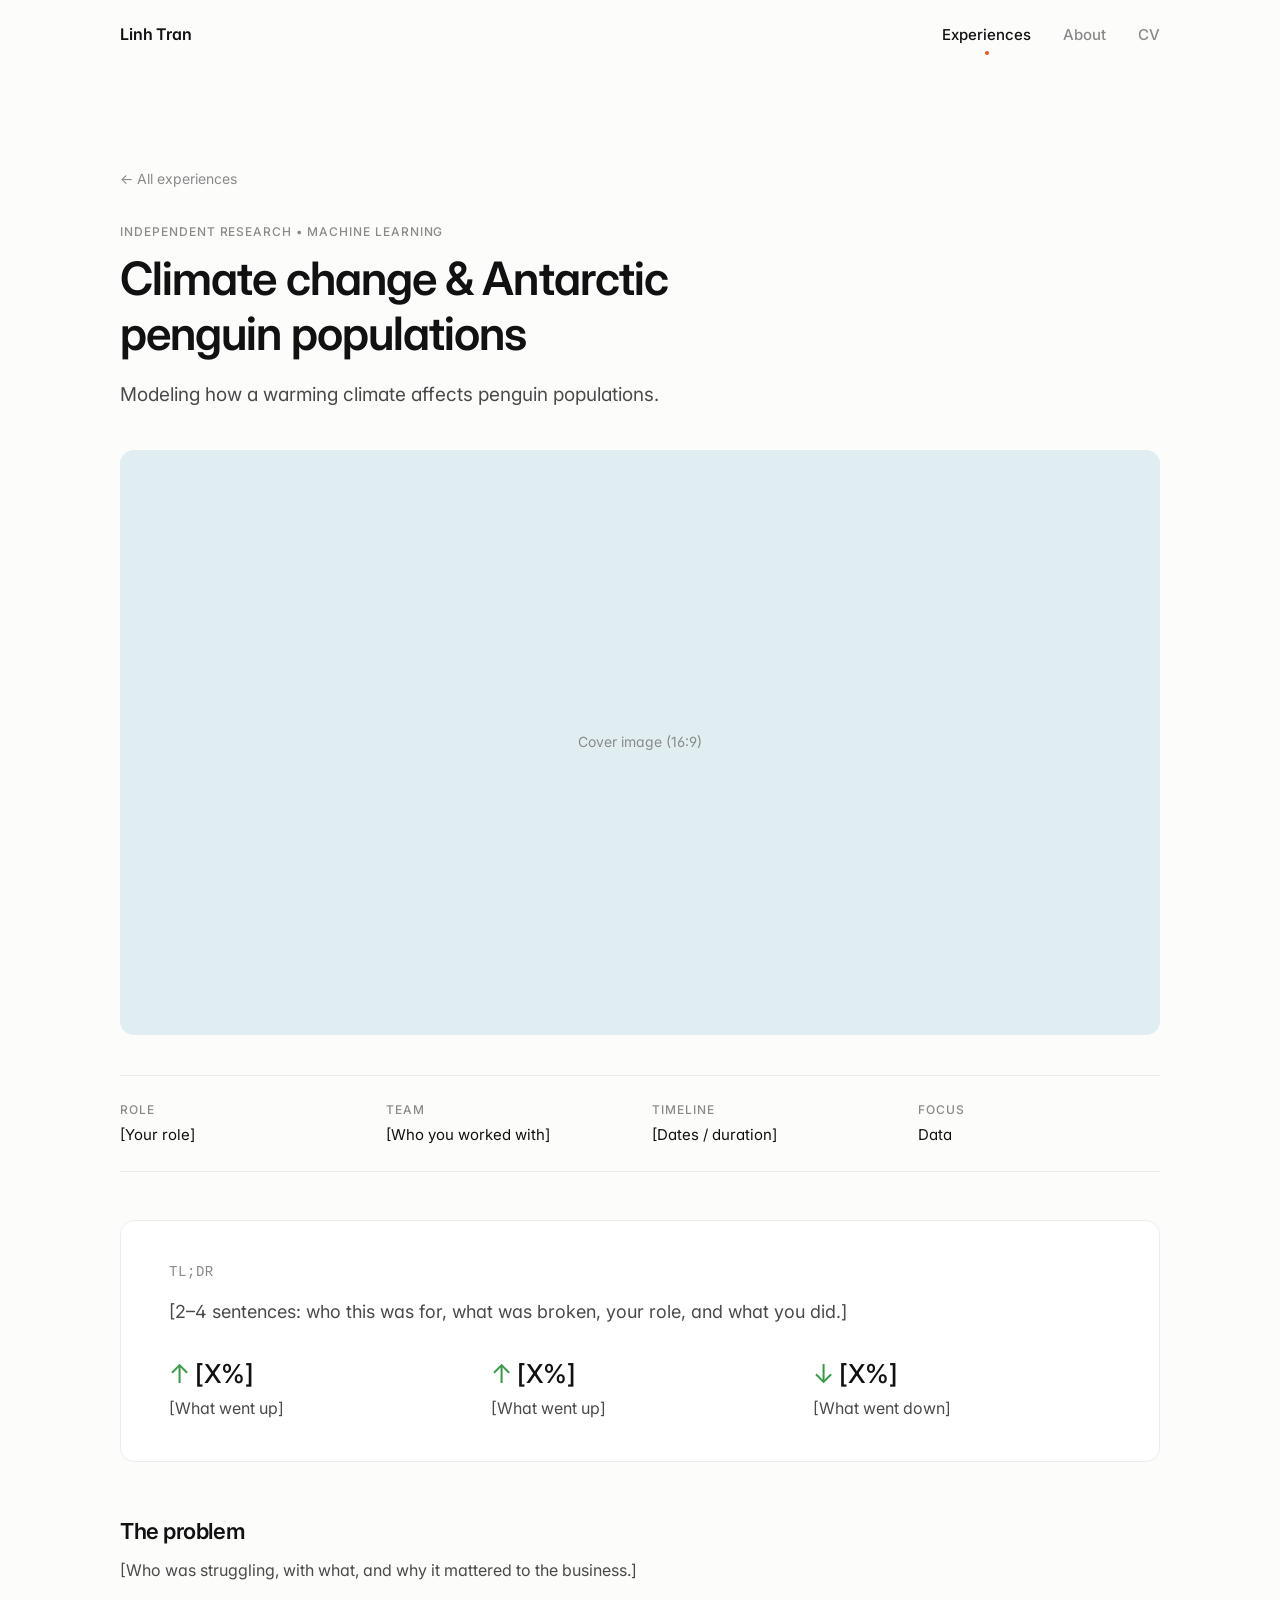
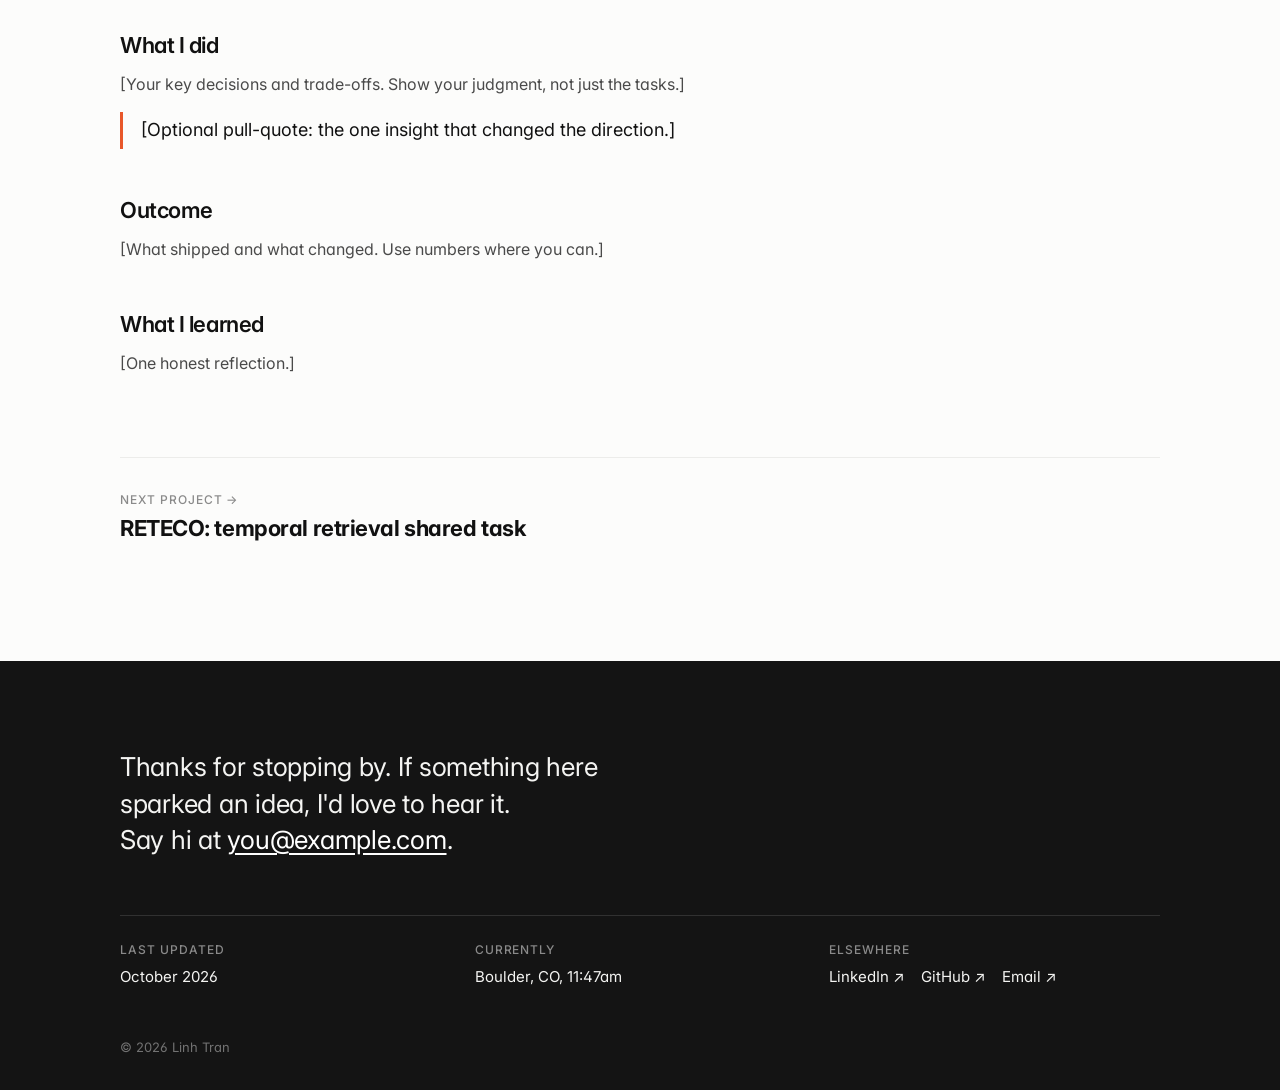
<file: projects/penguin-climate.html>
<!doctype html>
<html lang="en">
<head>
  <meta charset="utf-8">
  <meta name="viewport" content="width=device-width, initial-scale=1">
  <title>Climate change &amp; Antarctic penguin populations · Linh Tran</title>
  <meta name="description" content="Modeling how a warming climate affects penguin populations.">
  <link rel="preconnect" href="https://fonts.googleapis.com">
  <link rel="preconnect" href="https://fonts.gstatic.com" crossorigin>
  <link href="https://fonts.googleapis.com/css2?family=Inter:wght@400;500;600&display=swap" rel="stylesheet">
  <link rel="stylesheet" href="../assets/css/style.css">
</head>
<body data-page="experiences" data-root="../">
  <header id="site-header"></header>

  <main class="container page">
    <a class="back" href="../index.html">← All experiences</a>

    <p class="eyebrow">Independent research • Machine learning</p>
    <h1 class="cs-title">Climate change &amp; Antarctic penguin populations</h1>
    <p class="cs-summary">Modeling how a warming climate affects penguin populations.</p>

    <!-- Cover image: replace the div's contents with <img src="../assets/img/projects/penguin-climate-cover.jpg" alt=""> -->
    <div class="cs-cover" style="background:#E0EEF2">Cover image (16:9)</div>

    <div class="cs-facts">
      <div><p class="meta-label">Role</p><p>[Your role]</p></div>
      <div><p class="meta-label">Team</p><p>[Who you worked with]</p></div>
      <div><p class="meta-label">Timeline</p><p>[Dates / duration]</p></div>
      <div><p class="meta-label">Focus</p><p>Data</p></div>
    </div>

    <!-- TL;DR: a few sentences (context, problem, your role, what you did) + up to 3 results.
         Add class="num up" or "num down" for a green arrow; plain "num" for no arrow. -->
    <div class="tldr">
      <p class="tldr-label">TL;DR</p>
      <p class="tldr-text">[2–4 sentences: who this was for, what was broken, your role, and what you did.]</p>
      <div class="tldr-stats">
        <div><p class="num up">[X%]</p><p class="what">[What went up]</p></div>
        <div><p class="num up">[X%]</p><p class="what">[What went up]</p></div>
        <div><p class="num down">[X%]</p><p class="what">[What went down]</p></div>
      </div>
    </div>

    <!-- Paste your case study below. Rename or remove sections as needed. -->
    <article class="cs-body read">
      <section>
        <h2>The problem</h2>
        <p>[Who was struggling, with what, and why it mattered to the business.]</p>
      </section>
      <section>
        <h2>What I did</h2>
        <p>[Your key decisions and trade-offs. Show your judgment, not just the tasks.]</p>
        <p class="callout">[Optional pull-quote: the one insight that changed the direction.]</p>
      </section>
      <section>
        <h2>Outcome</h2>
        <p>[What shipped and what changed. Use numbers where you can.]</p>
      </section>
      <section>
        <h2>What I learned</h2>
        <p>[One honest reflection.]</p>
      </section>
    </article>

    <div class="next-project">
      <a href="semeval-reteco.html">
        <p class="meta">Next project →</p>
        <h3>RETECO: temporal retrieval shared task</h3>
      </a>
    </div>
  </main>

  <footer id="site-footer"></footer>
  <script src="../assets/js/site.js"></script>
</body>
</html>
</file>
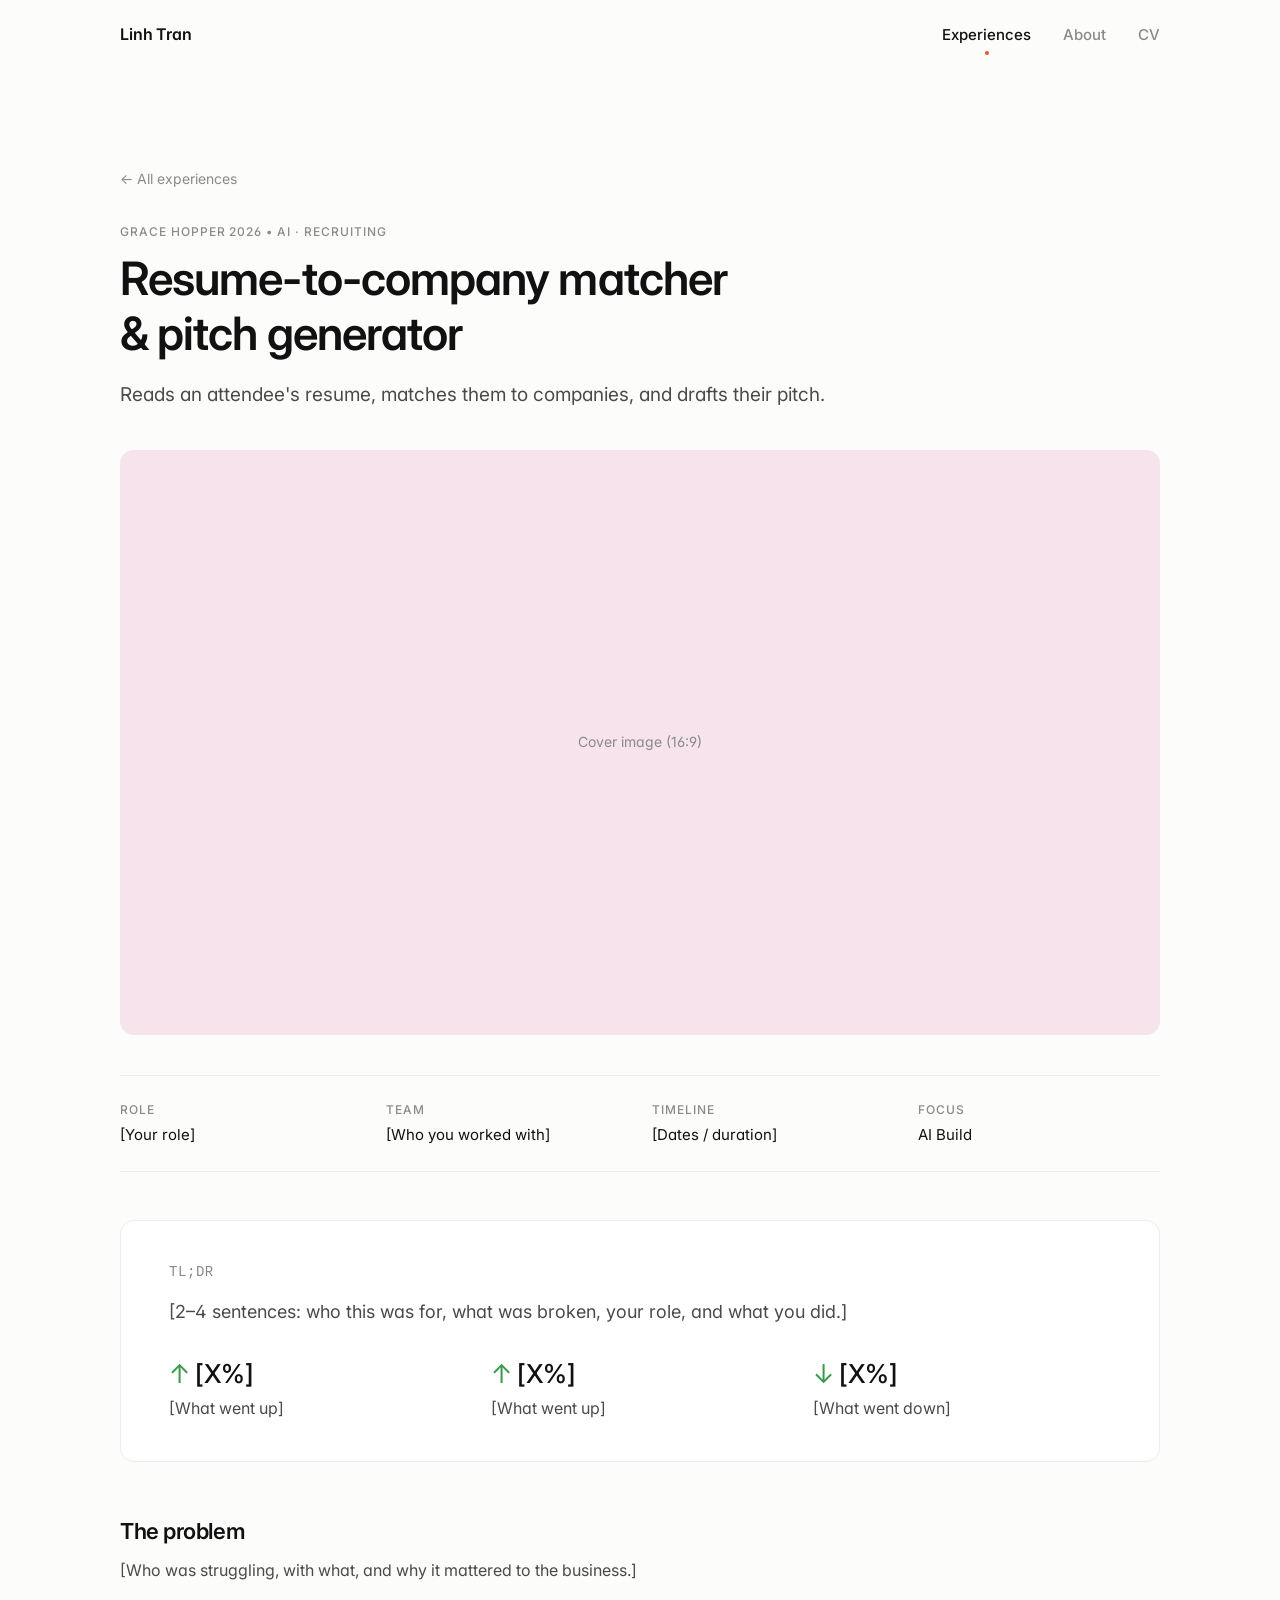
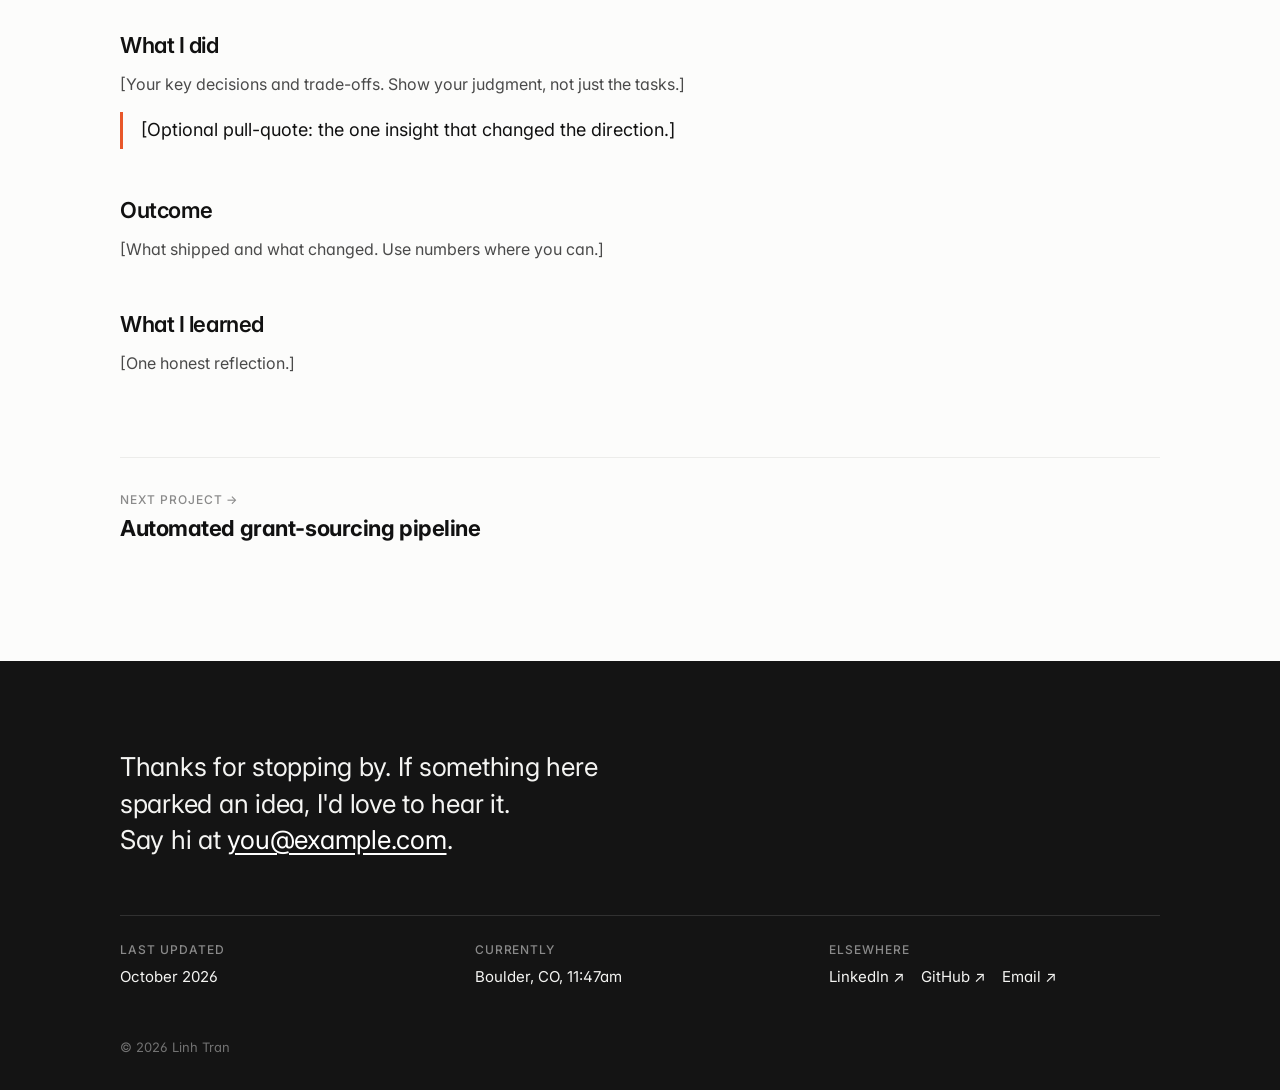
<file: projects/resume-matcher.html>
<!doctype html>
<html lang="en">
<head>
  <meta charset="utf-8">
  <meta name="viewport" content="width=device-width, initial-scale=1">
  <title>Resume-to-company matcher &amp; pitch generator · Linh Tran</title>
  <meta name="description" content="Reads an attendee&#x27;s resume, matches them to companies, and drafts their pitch.">
  <link rel="preconnect" href="https://fonts.googleapis.com">
  <link rel="preconnect" href="https://fonts.gstatic.com" crossorigin>
  <link href="https://fonts.googleapis.com/css2?family=Inter:wght@400;500;600&display=swap" rel="stylesheet">
  <link rel="stylesheet" href="../assets/css/style.css">
</head>
<body data-page="experiences" data-root="../">
  <header id="site-header"></header>

  <main class="container page">
    <a class="back" href="../index.html">← All experiences</a>

    <p class="eyebrow">Grace Hopper 2026 • AI · Recruiting</p>
    <h1 class="cs-title">Resume-to-company matcher &amp; pitch generator</h1>
    <p class="cs-summary">Reads an attendee&#x27;s resume, matches them to companies, and drafts their pitch.</p>

    <!-- Cover image: replace the div's contents with <img src="../assets/img/projects/resume-matcher-cover.jpg" alt=""> -->
    <div class="cs-cover" style="background:#F6E3EC">Cover image (16:9)</div>

    <div class="cs-facts">
      <div><p class="meta-label">Role</p><p>[Your role]</p></div>
      <div><p class="meta-label">Team</p><p>[Who you worked with]</p></div>
      <div><p class="meta-label">Timeline</p><p>[Dates / duration]</p></div>
      <div><p class="meta-label">Focus</p><p>AI Build</p></div>
    </div>

    <!-- TL;DR: a few sentences (context, problem, your role, what you did) + up to 3 results.
         Add class="num up" or "num down" for a green arrow; plain "num" for no arrow. -->
    <div class="tldr">
      <p class="tldr-label">TL;DR</p>
      <p class="tldr-text">[2–4 sentences: who this was for, what was broken, your role, and what you did.]</p>
      <div class="tldr-stats">
        <div><p class="num up">[X%]</p><p class="what">[What went up]</p></div>
        <div><p class="num up">[X%]</p><p class="what">[What went up]</p></div>
        <div><p class="num down">[X%]</p><p class="what">[What went down]</p></div>
      </div>
    </div>

    <!-- Paste your case study below. Rename or remove sections as needed. -->
    <article class="cs-body read">
      <section>
        <h2>The problem</h2>
        <p>[Who was struggling, with what, and why it mattered to the business.]</p>
      </section>
      <section>
        <h2>What I did</h2>
        <p>[Your key decisions and trade-offs. Show your judgment, not just the tasks.]</p>
        <p class="callout">[Optional pull-quote: the one insight that changed the direction.]</p>
      </section>
      <section>
        <h2>Outcome</h2>
        <p>[What shipped and what changed. Use numbers where you can.]</p>
      </section>
      <section>
        <h2>What I learned</h2>
        <p>[One honest reflection.]</p>
      </section>
    </article>

    <div class="next-project">
      <a href="grant-pipeline.html">
        <p class="meta">Next project →</p>
        <h3>Automated grant-sourcing pipeline</h3>
      </a>
    </div>
  </main>

  <footer id="site-footer"></footer>
  <script src="../assets/js/site.js"></script>
</body>
</html>
</file>
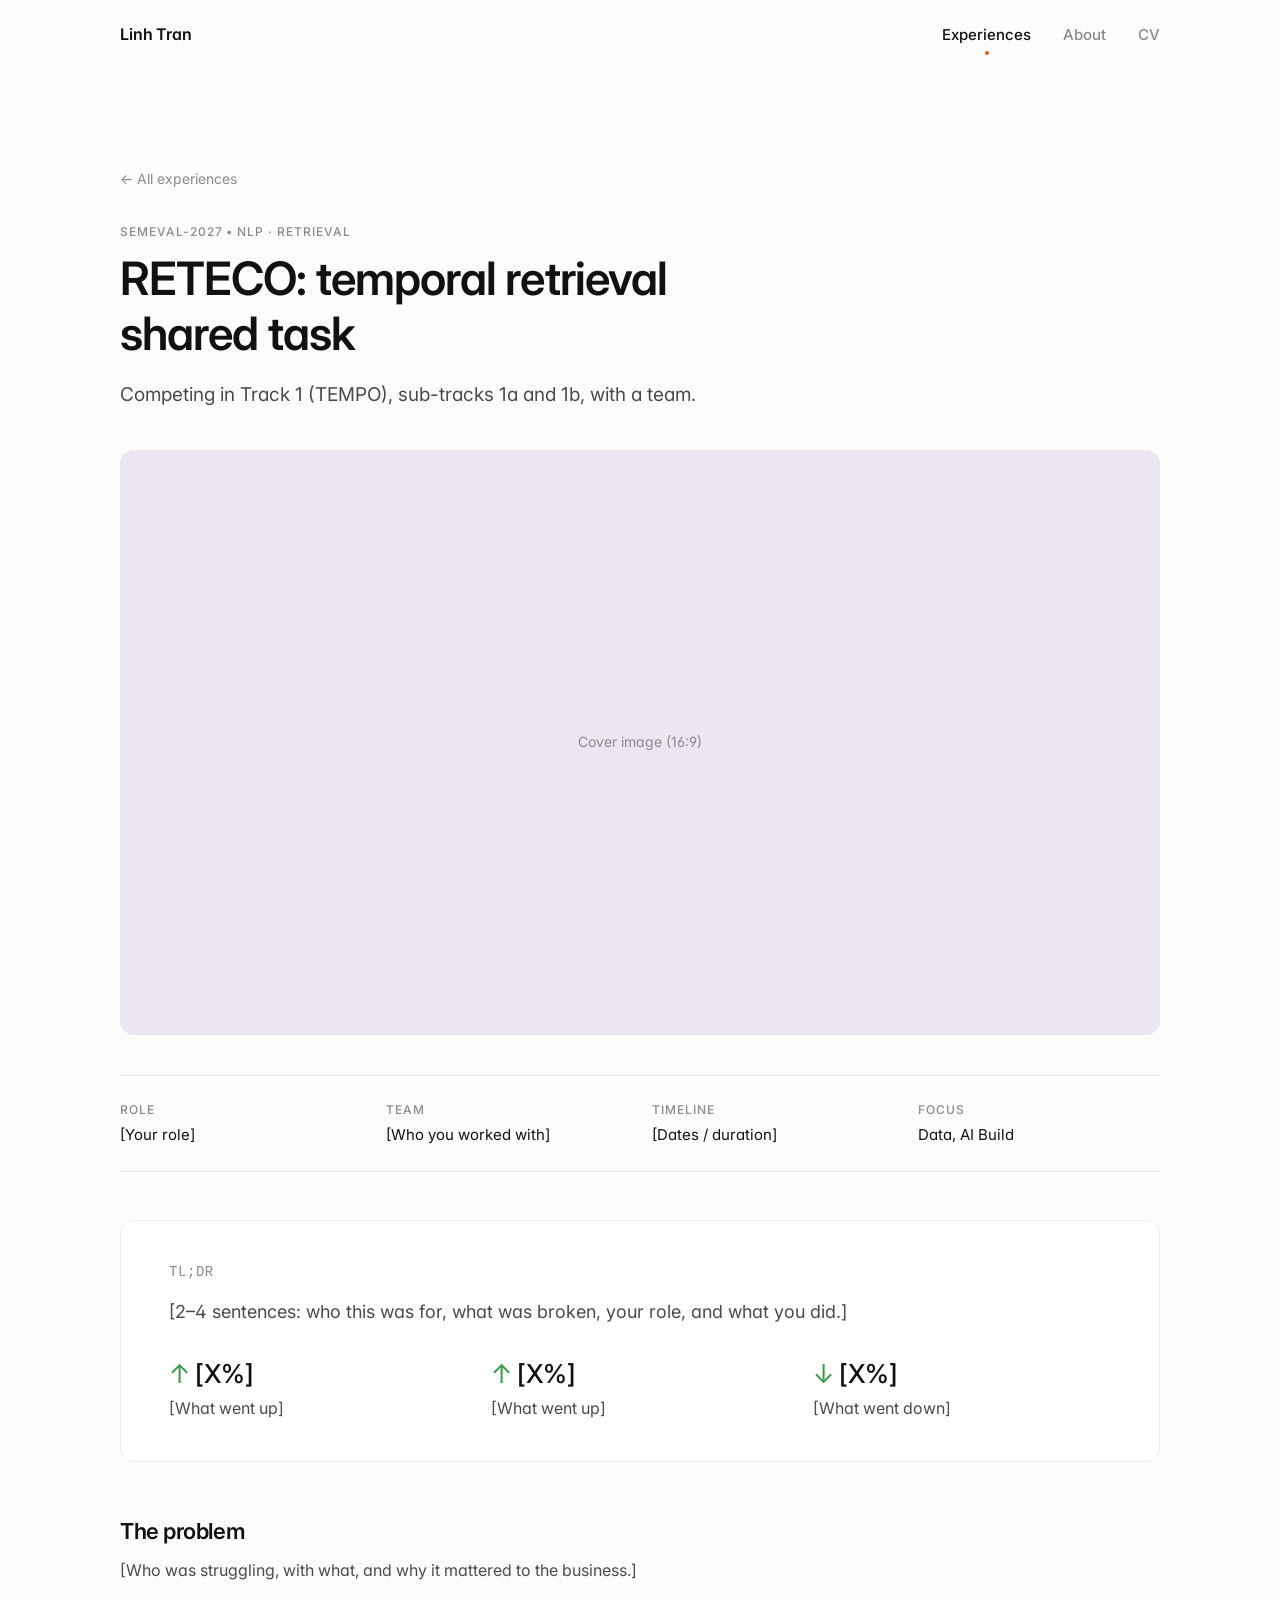
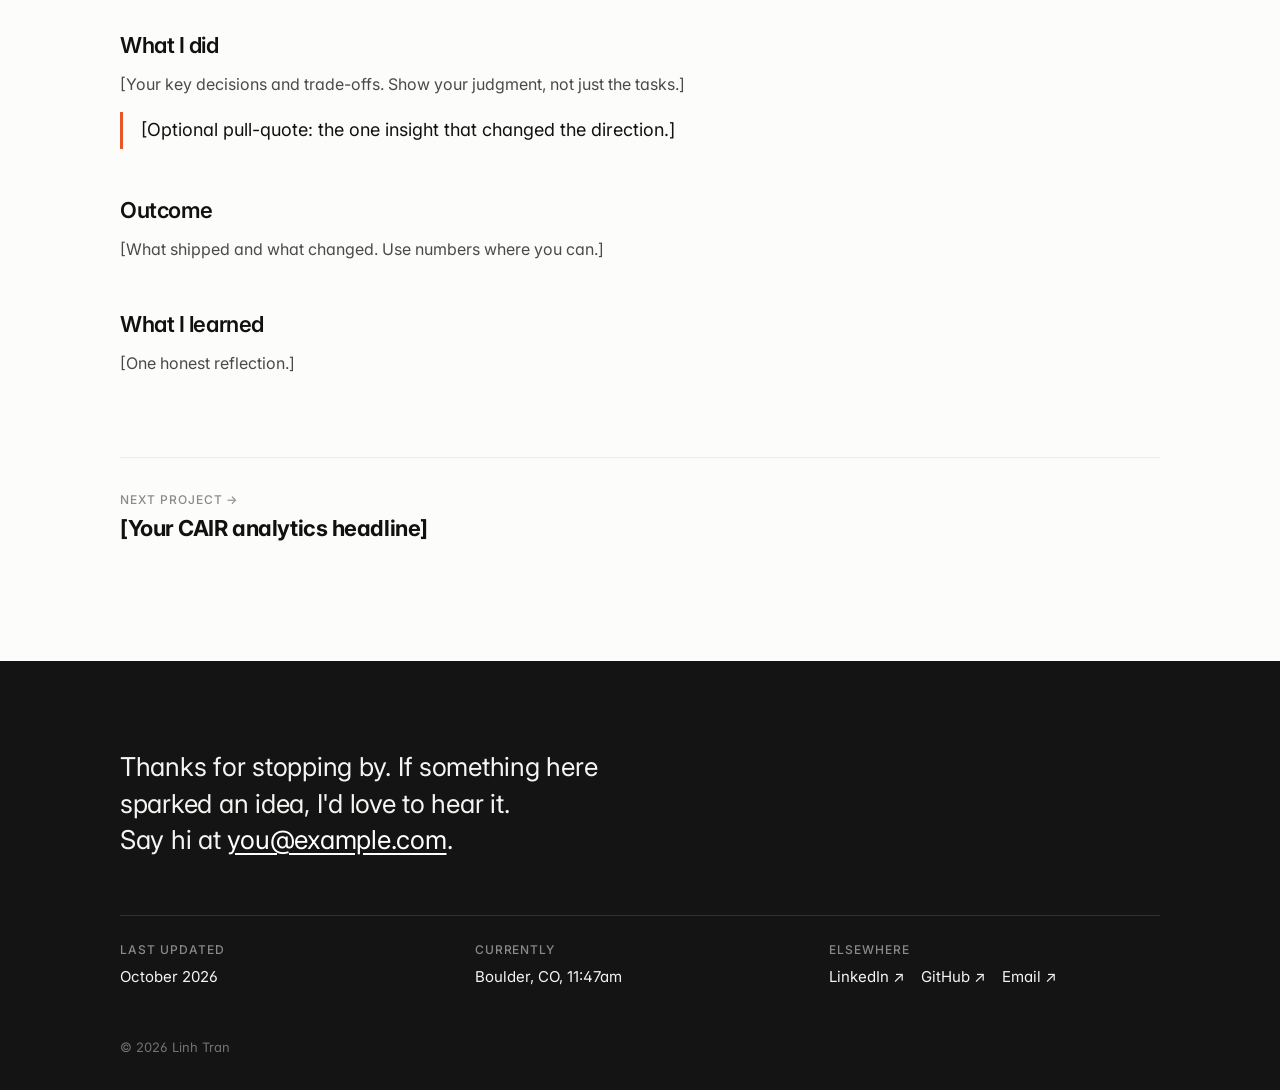
<file: projects/semeval-reteco.html>
<!doctype html>
<html lang="en">
<head>
  <meta charset="utf-8">
  <meta name="viewport" content="width=device-width, initial-scale=1">
  <title>RETECO: temporal retrieval shared task · Linh Tran</title>
  <meta name="description" content="Competing in Track 1 (TEMPO), sub-tracks 1a and 1b, with a team.">
  <link rel="preconnect" href="https://fonts.googleapis.com">
  <link rel="preconnect" href="https://fonts.gstatic.com" crossorigin>
  <link href="https://fonts.googleapis.com/css2?family=Inter:wght@400;500;600&display=swap" rel="stylesheet">
  <link rel="stylesheet" href="../assets/css/style.css">
</head>
<body data-page="experiences" data-root="../">
  <header id="site-header"></header>

  <main class="container page">
    <a class="back" href="../index.html">← All experiences</a>

    <p class="eyebrow">SemEval-2027 • NLP · Retrieval</p>
    <h1 class="cs-title">RETECO: temporal retrieval shared task</h1>
    <p class="cs-summary">Competing in Track 1 (TEMPO), sub-tracks 1a and 1b, with a team.</p>

    <!-- Cover image: replace the div's contents with <img src="../assets/img/projects/semeval-reteco-cover.jpg" alt=""> -->
    <div class="cs-cover" style="background:#ECE6F3">Cover image (16:9)</div>

    <div class="cs-facts">
      <div><p class="meta-label">Role</p><p>[Your role]</p></div>
      <div><p class="meta-label">Team</p><p>[Who you worked with]</p></div>
      <div><p class="meta-label">Timeline</p><p>[Dates / duration]</p></div>
      <div><p class="meta-label">Focus</p><p>Data, AI Build</p></div>
    </div>

    <!-- TL;DR: a few sentences (context, problem, your role, what you did) + up to 3 results.
         Add class="num up" or "num down" for a green arrow; plain "num" for no arrow. -->
    <div class="tldr">
      <p class="tldr-label">TL;DR</p>
      <p class="tldr-text">[2–4 sentences: who this was for, what was broken, your role, and what you did.]</p>
      <div class="tldr-stats">
        <div><p class="num up">[X%]</p><p class="what">[What went up]</p></div>
        <div><p class="num up">[X%]</p><p class="what">[What went up]</p></div>
        <div><p class="num down">[X%]</p><p class="what">[What went down]</p></div>
      </div>
    </div>

    <!-- Paste your case study below. Rename or remove sections as needed. -->
    <article class="cs-body read">
      <section>
        <h2>The problem</h2>
        <p>[Who was struggling, with what, and why it mattered to the business.]</p>
      </section>
      <section>
        <h2>What I did</h2>
        <p>[Your key decisions and trade-offs. Show your judgment, not just the tasks.]</p>
        <p class="callout">[Optional pull-quote: the one insight that changed the direction.]</p>
      </section>
      <section>
        <h2>Outcome</h2>
        <p>[What shipped and what changed. Use numbers where you can.]</p>
      </section>
      <section>
        <h2>What I learned</h2>
        <p>[One honest reflection.]</p>
      </section>
    </article>

    <div class="next-project">
      <a href="cu-cair.html">
        <p class="meta">Next project →</p>
        <h3>[Your CAIR analytics headline]</h3>
      </a>
    </div>
  </main>

  <footer id="site-footer"></footer>
  <script src="../assets/js/site.js"></script>
</body>
</html>
</file>
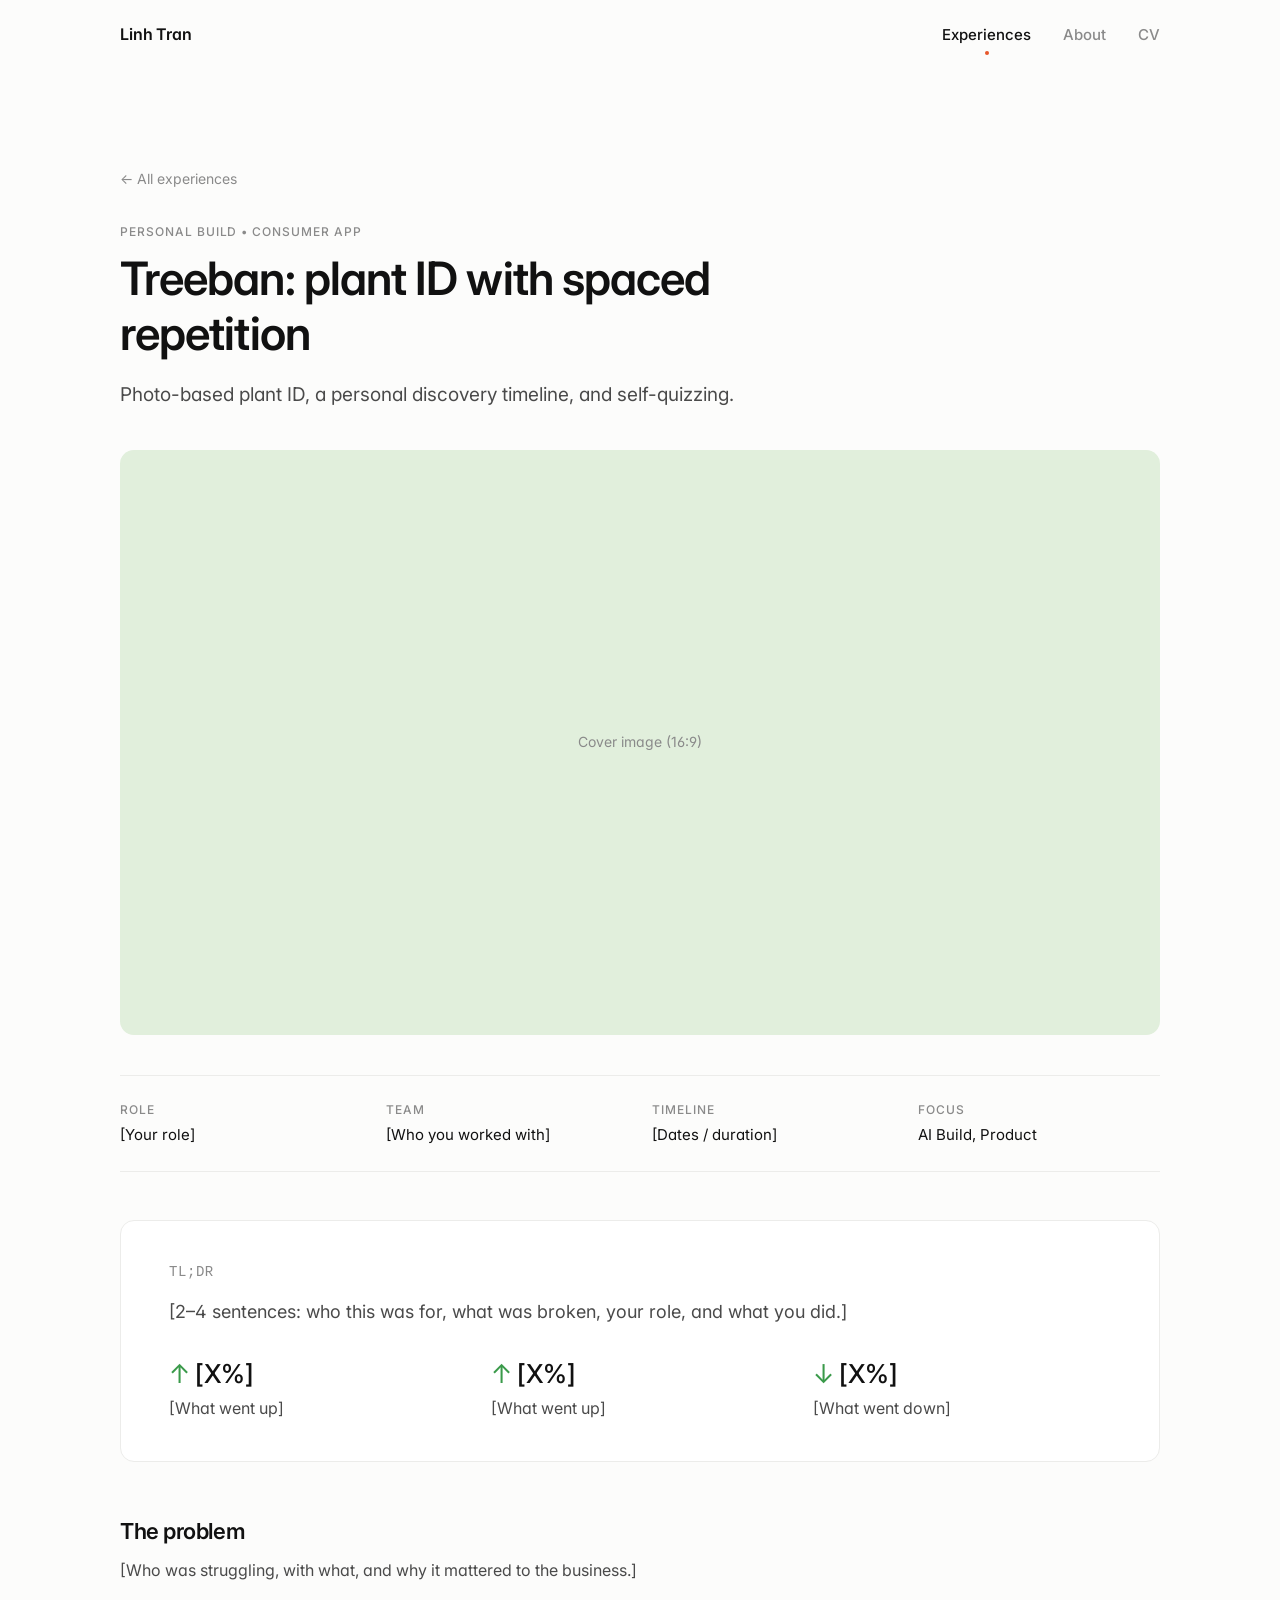
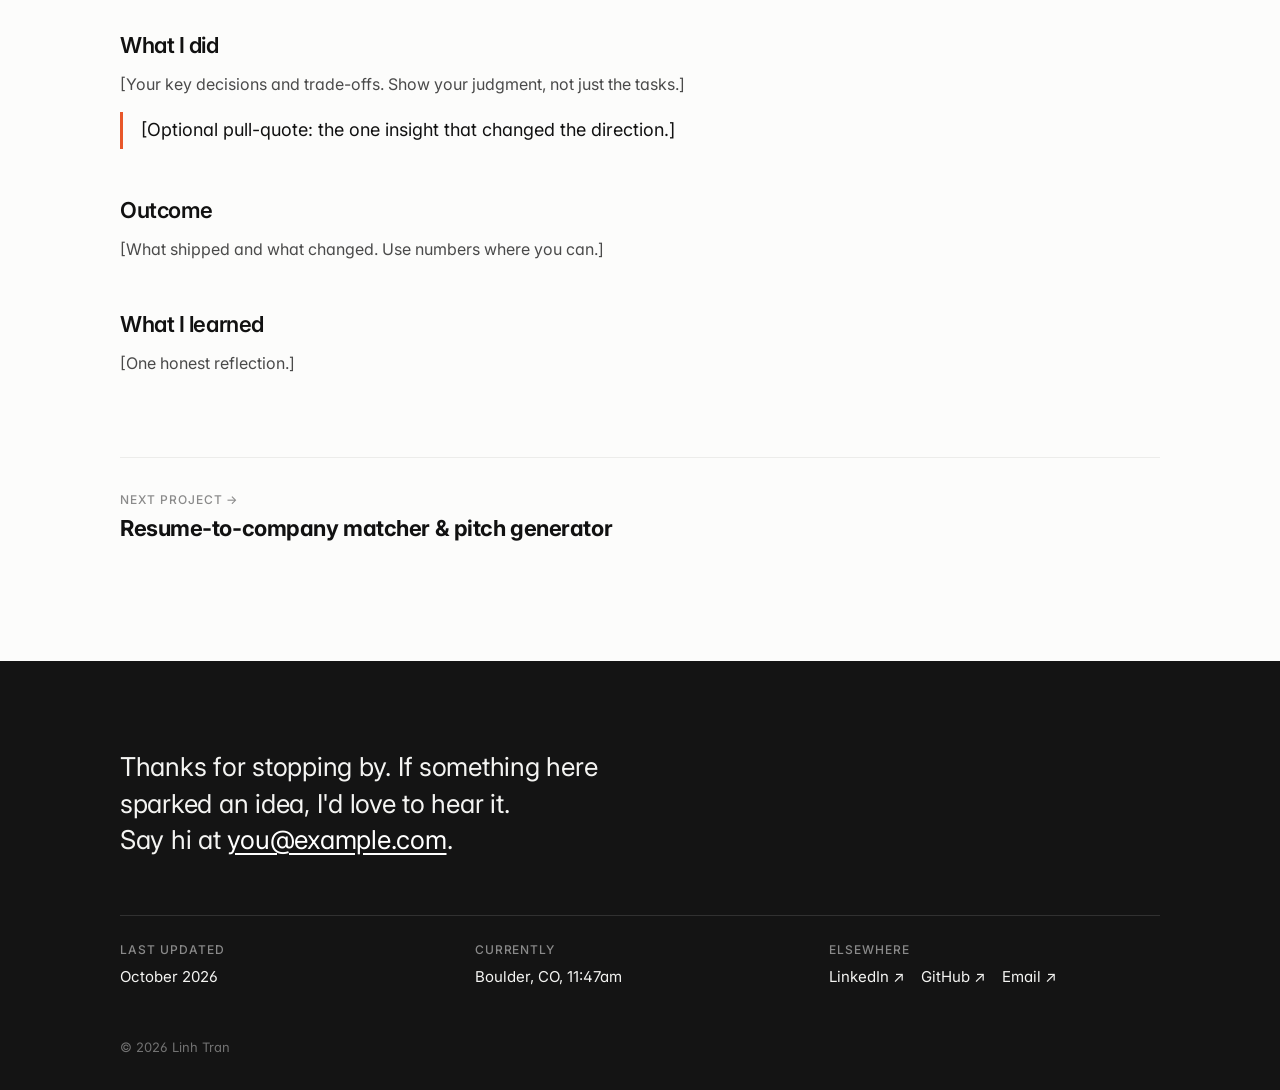
<file: projects/treeban.html>
<!doctype html>
<html lang="en">
<head>
  <meta charset="utf-8">
  <meta name="viewport" content="width=device-width, initial-scale=1">
  <title>Treeban: plant ID with spaced repetition · Linh Tran</title>
  <meta name="description" content="Photo-based plant ID, a personal discovery timeline, and self-quizzing.">
  <link rel="preconnect" href="https://fonts.googleapis.com">
  <link rel="preconnect" href="https://fonts.gstatic.com" crossorigin>
  <link href="https://fonts.googleapis.com/css2?family=Inter:wght@400;500;600&display=swap" rel="stylesheet">
  <link rel="stylesheet" href="../assets/css/style.css">
</head>
<body data-page="experiences" data-root="../">
  <header id="site-header"></header>

  <main class="container page">
    <a class="back" href="../index.html">← All experiences</a>

    <p class="eyebrow">Personal build • Consumer app</p>
    <h1 class="cs-title">Treeban: plant ID with spaced repetition</h1>
    <p class="cs-summary">Photo-based plant ID, a personal discovery timeline, and self-quizzing.</p>

    <!-- Cover image: replace the div's contents with <img src="../assets/img/projects/treeban-cover.jpg" alt=""> -->
    <div class="cs-cover" style="background:#E1EFDC">Cover image (16:9)</div>

    <div class="cs-facts">
      <div><p class="meta-label">Role</p><p>[Your role]</p></div>
      <div><p class="meta-label">Team</p><p>[Who you worked with]</p></div>
      <div><p class="meta-label">Timeline</p><p>[Dates / duration]</p></div>
      <div><p class="meta-label">Focus</p><p>AI Build, Product</p></div>
    </div>

    <!-- TL;DR: a few sentences (context, problem, your role, what you did) + up to 3 results.
         Add class="num up" or "num down" for a green arrow; plain "num" for no arrow. -->
    <div class="tldr">
      <p class="tldr-label">TL;DR</p>
      <p class="tldr-text">[2–4 sentences: who this was for, what was broken, your role, and what you did.]</p>
      <div class="tldr-stats">
        <div><p class="num up">[X%]</p><p class="what">[What went up]</p></div>
        <div><p class="num up">[X%]</p><p class="what">[What went up]</p></div>
        <div><p class="num down">[X%]</p><p class="what">[What went down]</p></div>
      </div>
    </div>

    <!-- Paste your case study below. Rename or remove sections as needed. -->
    <article class="cs-body read">
      <section>
        <h2>The problem</h2>
        <p>[Who was struggling, with what, and why it mattered to the business.]</p>
      </section>
      <section>
        <h2>What I did</h2>
        <p>[Your key decisions and trade-offs. Show your judgment, not just the tasks.]</p>
        <p class="callout">[Optional pull-quote: the one insight that changed the direction.]</p>
      </section>
      <section>
        <h2>Outcome</h2>
        <p>[What shipped and what changed. Use numbers where you can.]</p>
      </section>
      <section>
        <h2>What I learned</h2>
        <p>[One honest reflection.]</p>
      </section>
    </article>

    <div class="next-project">
      <a href="resume-matcher.html">
        <p class="meta">Next project →</p>
        <h3>Resume-to-company matcher &amp; pitch generator</h3>
      </a>
    </div>
  </main>

  <footer id="site-footer"></footer>
  <script src="../assets/js/site.js"></script>
</body>
</html>
</file>
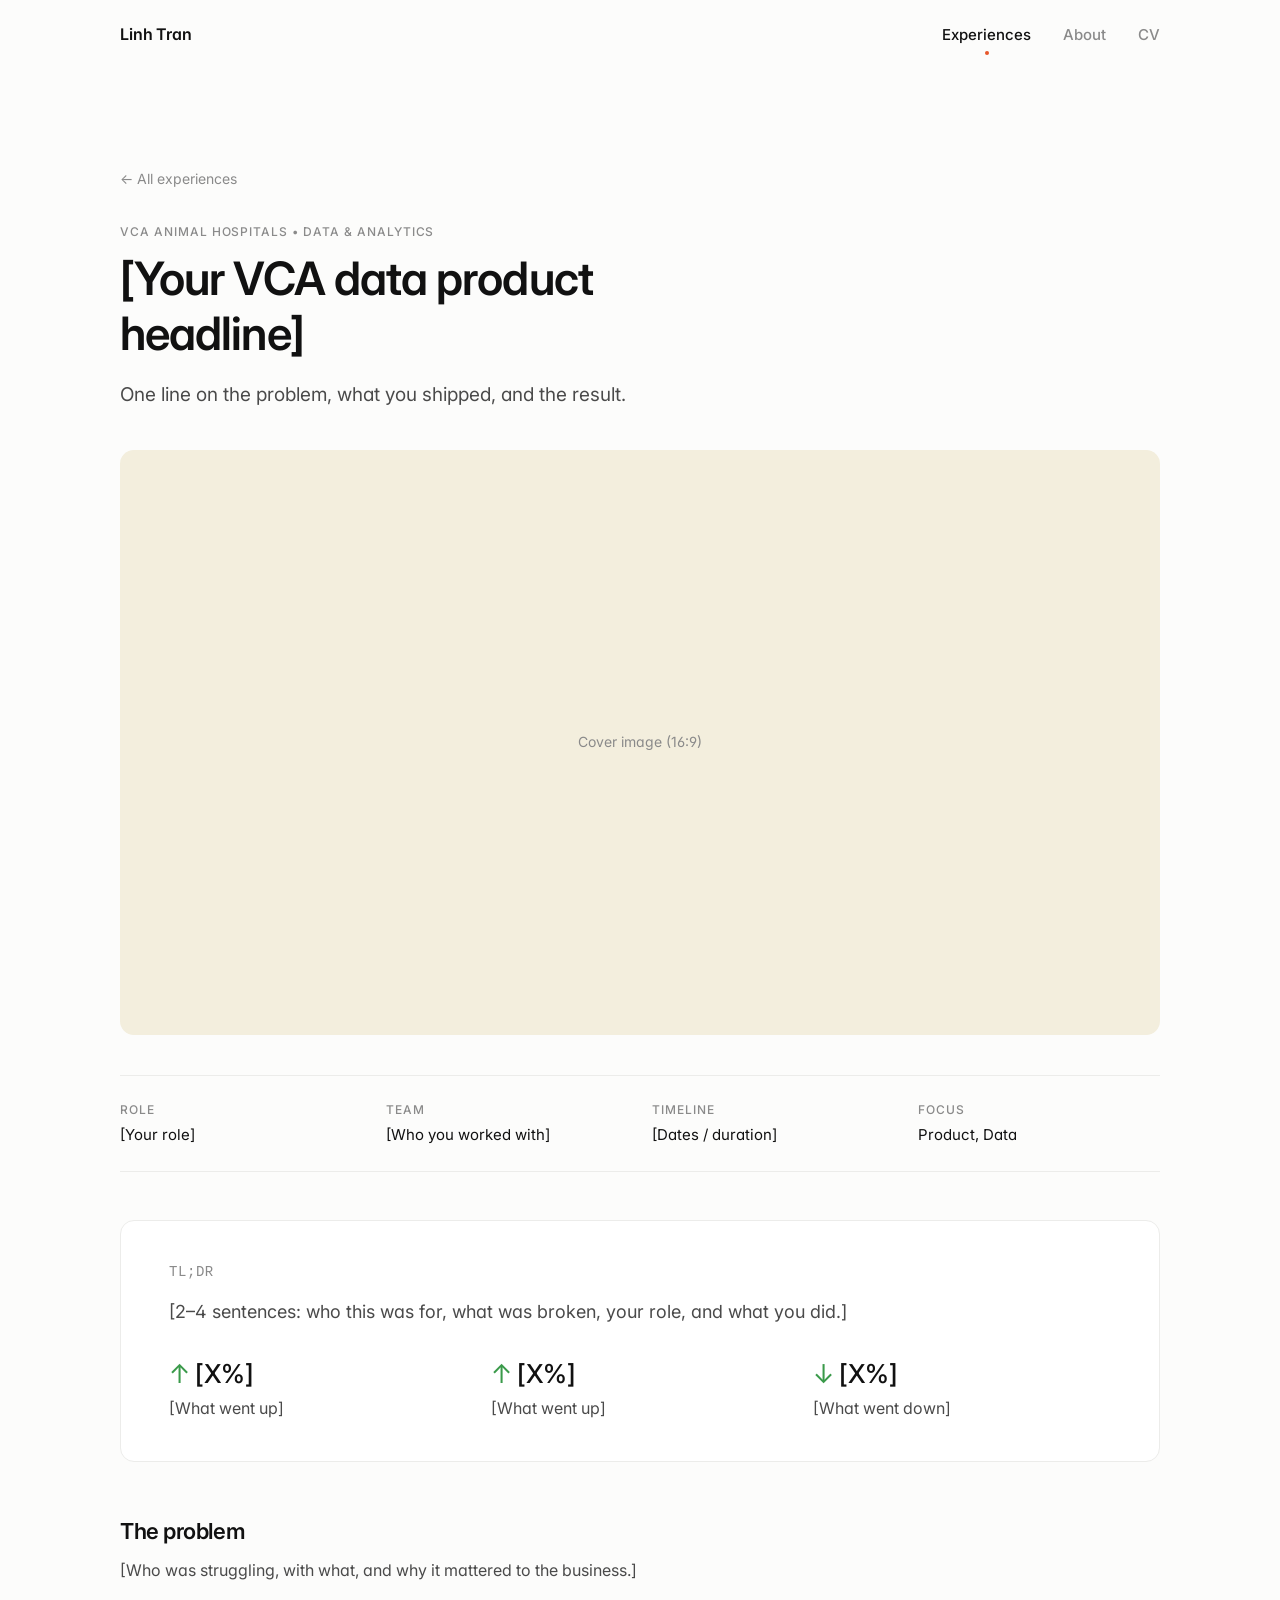
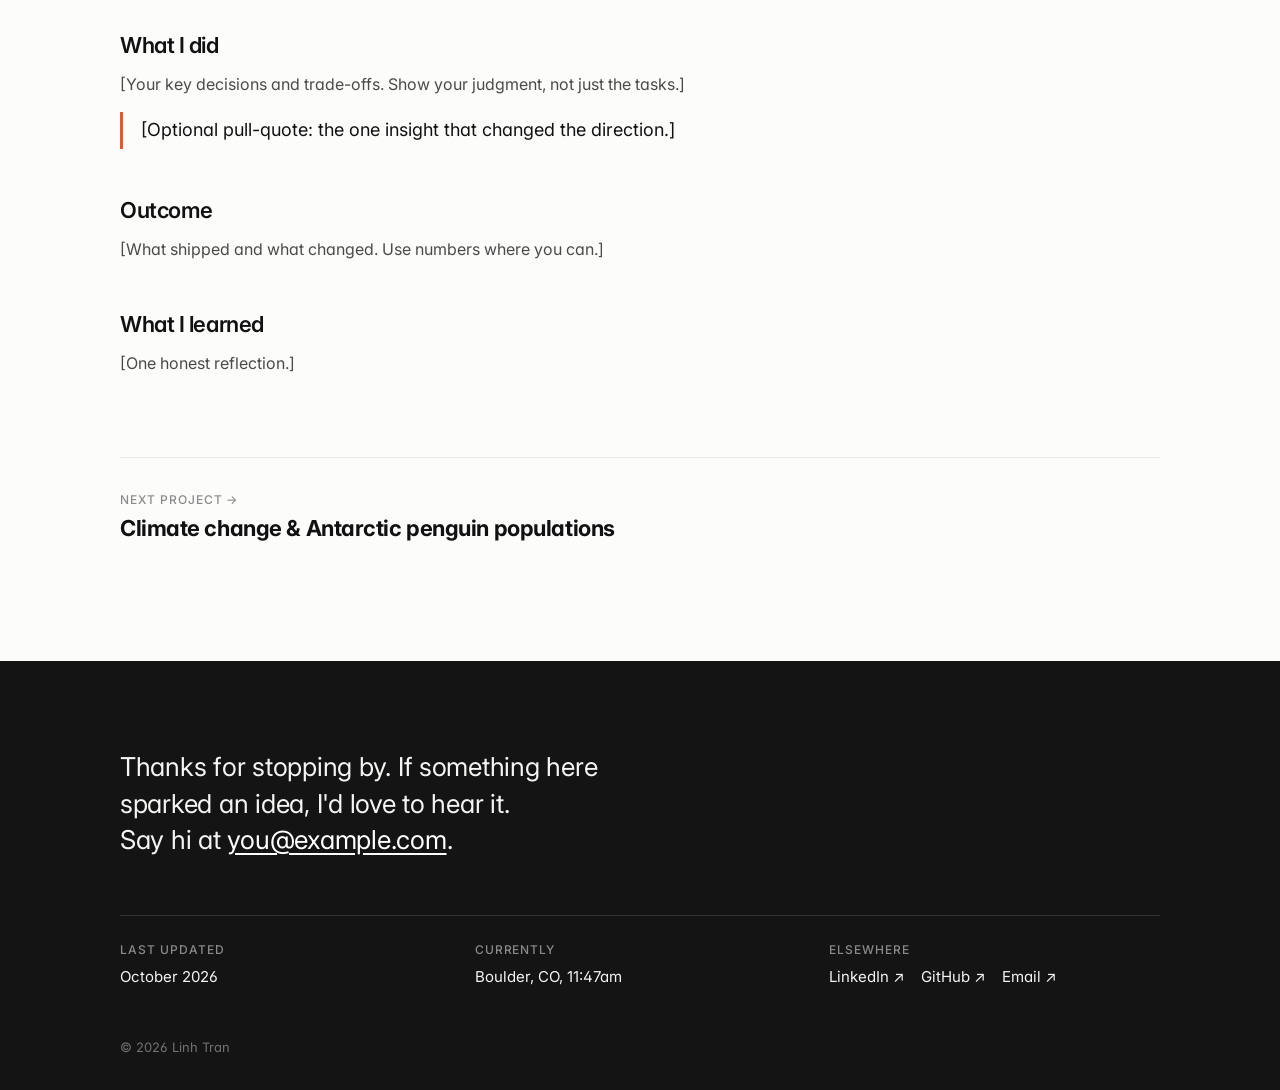
<file: projects/vca-analytics.html>
<!doctype html>
<html lang="en">
<head>
  <meta charset="utf-8">
  <meta name="viewport" content="width=device-width, initial-scale=1">
  <title>Your VCA data product headline · Linh Tran</title>
  <meta name="description" content="One line on the problem, what you shipped, and the result.">
  <link rel="preconnect" href="https://fonts.googleapis.com">
  <link rel="preconnect" href="https://fonts.gstatic.com" crossorigin>
  <link href="https://fonts.googleapis.com/css2?family=Inter:wght@400;500;600&display=swap" rel="stylesheet">
  <link rel="stylesheet" href="../assets/css/style.css">
</head>
<body data-page="experiences" data-root="../">
  <header id="site-header"></header>

  <main class="container page">
    <a class="back" href="../index.html">← All experiences</a>

    <p class="eyebrow">VCA Animal Hospitals • Data &amp; Analytics</p>
    <h1 class="cs-title">[Your VCA data product headline]</h1>
    <p class="cs-summary">One line on the problem, what you shipped, and the result.</p>

    <!-- Cover image: replace the div's contents with <img src="../assets/img/projects/vca-analytics-cover.jpg" alt=""> -->
    <div class="cs-cover" style="background:#F3EEDD">Cover image (16:9)</div>

    <div class="cs-facts">
      <div><p class="meta-label">Role</p><p>[Your role]</p></div>
      <div><p class="meta-label">Team</p><p>[Who you worked with]</p></div>
      <div><p class="meta-label">Timeline</p><p>[Dates / duration]</p></div>
      <div><p class="meta-label">Focus</p><p>Product, Data</p></div>
    </div>

    <!-- TL;DR: a few sentences (context, problem, your role, what you did) + up to 3 results.
         Add class="num up" or "num down" for a green arrow; plain "num" for no arrow. -->
    <div class="tldr">
      <p class="tldr-label">TL;DR</p>
      <p class="tldr-text">[2–4 sentences: who this was for, what was broken, your role, and what you did.]</p>
      <div class="tldr-stats">
        <div><p class="num up">[X%]</p><p class="what">[What went up]</p></div>
        <div><p class="num up">[X%]</p><p class="what">[What went up]</p></div>
        <div><p class="num down">[X%]</p><p class="what">[What went down]</p></div>
      </div>
    </div>

    <!-- Paste your case study below. Rename or remove sections as needed. -->
    <article class="cs-body read">
      <section>
        <h2>The problem</h2>
        <p>[Who was struggling, with what, and why it mattered to the business.]</p>
      </section>
      <section>
        <h2>What I did</h2>
        <p>[Your key decisions and trade-offs. Show your judgment, not just the tasks.]</p>
        <p class="callout">[Optional pull-quote: the one insight that changed the direction.]</p>
      </section>
      <section>
        <h2>Outcome</h2>
        <p>[What shipped and what changed. Use numbers where you can.]</p>
      </section>
      <section>
        <h2>What I learned</h2>
        <p>[One honest reflection.]</p>
      </section>
    </article>

    <div class="next-project">
      <a href="penguin-climate.html">
        <p class="meta">Next project →</p>
        <h3>Climate change &amp; Antarctic penguin populations</h3>
      </a>
    </div>
  </main>

  <footer id="site-footer"></footer>
  <script src="../assets/js/site.js"></script>
</body>
</html>
</file>
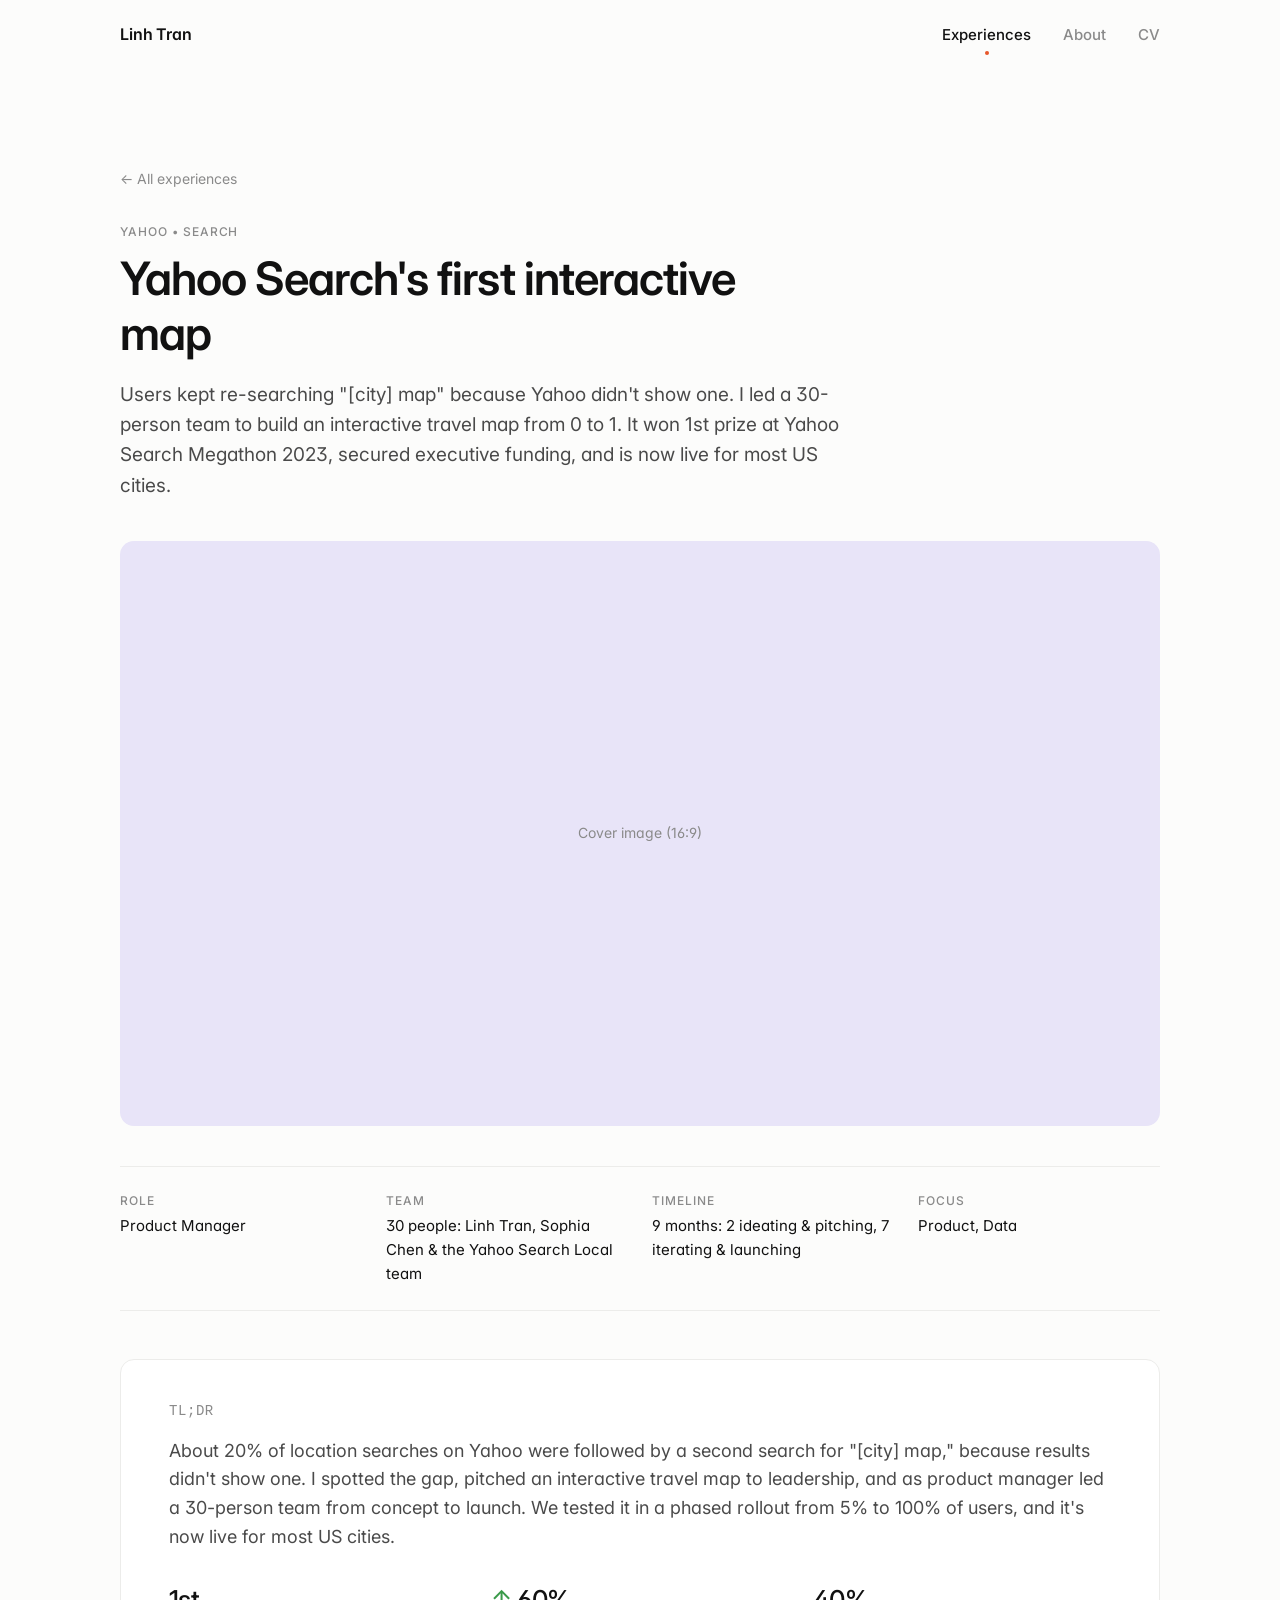
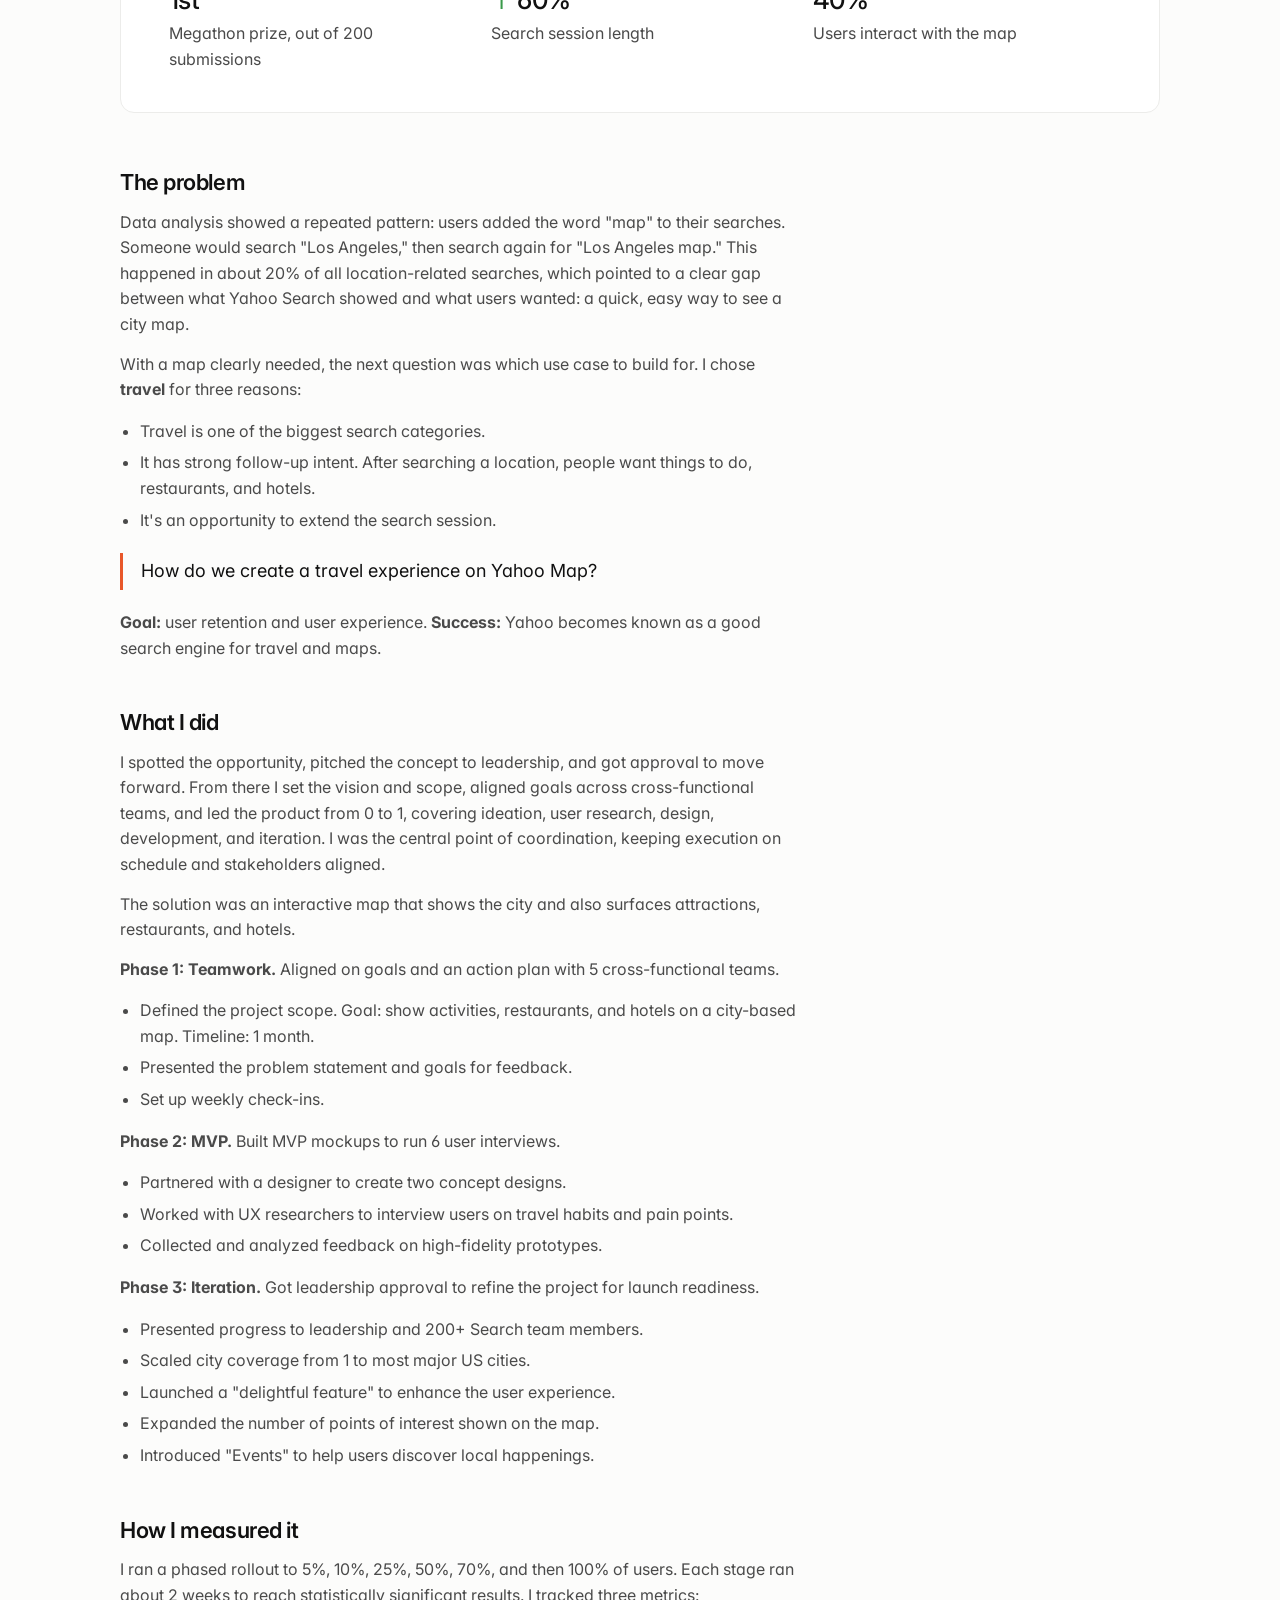
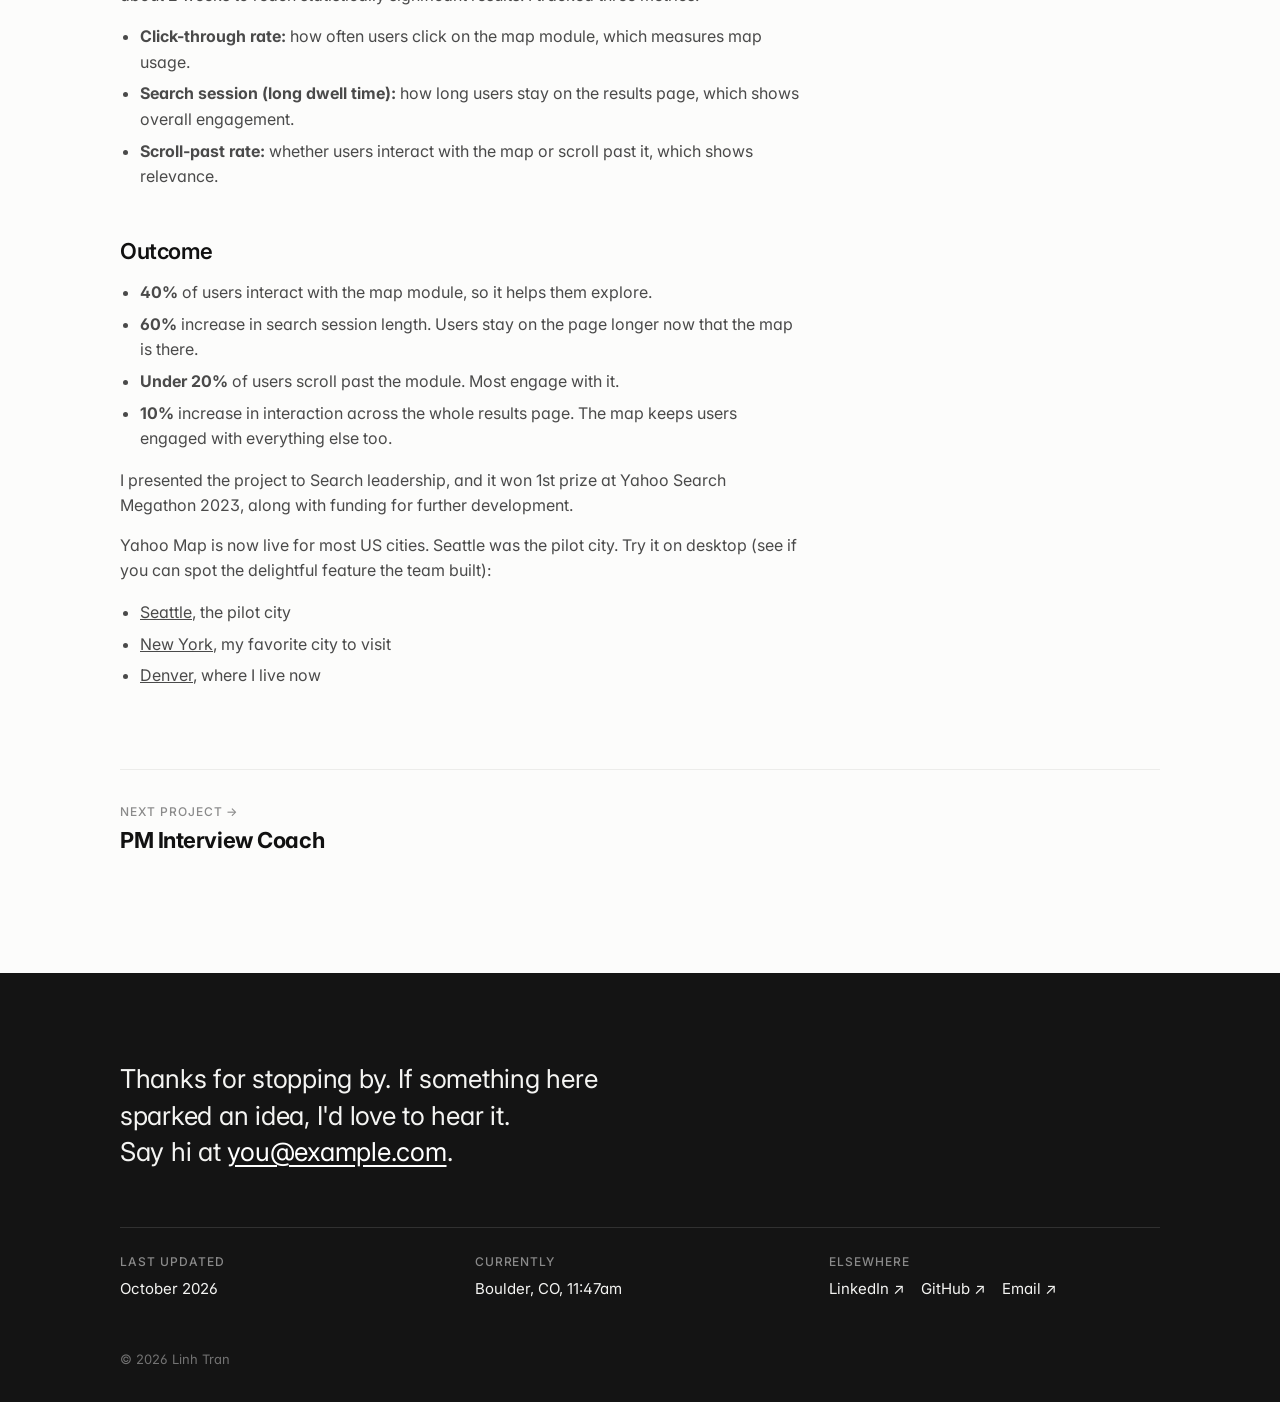
<file: projects/yahoo-search.html>
<!doctype html>
<html lang="en">
<head>
  <meta charset="utf-8">
  <meta name="viewport" content="width=device-width, initial-scale=1">
  <title>Yahoo Search's first interactive map · Linh Tran</title>
  <meta name="description" content="Took Yahoo Search's first interactive city map from hackathon pitch to launch across most US cities: 1st prize out of 200 submissions and 60% longer search sessions.">
  <link rel="preconnect" href="https://fonts.googleapis.com">
  <link rel="preconnect" href="https://fonts.gstatic.com" crossorigin>
  <link href="https://fonts.googleapis.com/css2?family=Inter:wght@400;500;600&display=swap" rel="stylesheet">
  <link rel="stylesheet" href="../assets/css/style.css">
</head>
<body data-page="experiences" data-root="../">
  <header id="site-header"></header>

  <main class="container page">
    <a class="back" href="../index.html">← All experiences</a>

    <p class="eyebrow">Yahoo • Search</p>
    <h1 class="cs-title">Yahoo Search's first interactive map</h1>
    <p class="cs-summary">Users kept re-searching "[city] map" because Yahoo didn't show one. I led a 30-person team to build an interactive travel map from 0 to 1. It won 1st prize at Yahoo Search Megathon 2023, secured executive funding, and is now live for most US cities.</p>

    <!-- Cover image: replace the div's contents with <img src="../assets/img/projects/yahoo-search-cover.jpg" alt=""> -->
    <div class="cs-cover" style="background:#E8E4F8">Cover image (16:9)</div>

    <div class="cs-facts">
      <div><p class="meta-label">Role</p><p>Product Manager</p></div>
      <div><p class="meta-label">Team</p><p>30 people: Linh Tran, Sophia Chen &amp; the Yahoo Search Local team</p></div>
      <div><p class="meta-label">Timeline</p><p>9 months: 2 ideating &amp; pitching, 7 iterating &amp; launching</p></div>
      <div><p class="meta-label">Focus</p><p>Product, Data</p></div>
    </div>

    <!-- TL;DR: a few sentences (context, problem, your role, what you did) + up to 3 results.
         Add class="num up" or "num down" for a green arrow; plain "num" for no arrow. -->
    <div class="tldr">
      <p class="tldr-label">TL;DR</p>
      <p class="tldr-text">About 20% of location searches on Yahoo were followed by a second search for "[city] map," because results didn't show one. I spotted the gap, pitched an interactive travel map to leadership, and as product manager led a 30-person team from concept to launch. We tested it in a phased rollout from 5% to 100% of users, and it's now live for most US cities.</p>
      <div class="tldr-stats">
        <div><p class="num">1st</p><p class="what">Megathon prize, out of 200 submissions</p></div>
        <div><p class="num up">60%</p><p class="what">Search session length</p></div>
        <div><p class="num">40%</p><p class="what">Users interact with the map</p></div>
      </div>
    </div>

    <article class="cs-body read">
      <section>
        <h2>The problem</h2>
        <p>Data analysis showed a repeated pattern: users added the word "map" to their searches. Someone would search "Los Angeles," then search again for "Los Angeles map." This happened in about 20% of all location-related searches, which pointed to a clear gap between what Yahoo Search showed and what users wanted: a quick, easy way to see a city map.</p>
        <p>With a map clearly needed, the next question was which use case to build for. I chose <strong>travel</strong> for three reasons:</p>
        <ul>
          <li>Travel is one of the biggest search categories.</li>
          <li>It has strong follow-up intent. After searching a location, people want things to do, restaurants, and hotels.</li>
          <li>It's an opportunity to extend the search session.</li>
        </ul>
        <p class="callout">How do we create a travel experience on Yahoo Map?</p>
        <p><strong>Goal:</strong> user retention and user experience. <strong>Success:</strong> Yahoo becomes known as a good search engine for travel and maps.</p>
      </section>

      <section>
        <h2>What I did</h2>
        <p>I spotted the opportunity, pitched the concept to leadership, and got approval to move forward. From there I set the vision and scope, aligned goals across cross-functional teams, and led the product from 0 to 1, covering ideation, user research, design, development, and iteration. I was the central point of coordination, keeping execution on schedule and stakeholders aligned.</p>
        <p>The solution was an interactive map that shows the city and also surfaces attractions, restaurants, and hotels.</p>
        <p><strong>Phase 1: Teamwork.</strong> Aligned on goals and an action plan with 5 cross-functional teams.</p>
        <ul>
          <li>Defined the project scope. Goal: show activities, restaurants, and hotels on a city-based map. Timeline: 1 month.</li>
          <li>Presented the problem statement and goals for feedback.</li>
          <li>Set up weekly check-ins.</li>
        </ul>
        <p><strong>Phase 2: MVP.</strong> Built MVP mockups to run 6 user interviews.</p>
        <ul>
          <li>Partnered with a designer to create two concept designs.</li>
          <li>Worked with UX researchers to interview users on travel habits and pain points.</li>
          <li>Collected and analyzed feedback on high-fidelity prototypes.</li>
        </ul>
        <p><strong>Phase 3: Iteration.</strong> Got leadership approval to refine the project for launch readiness.</p>
        <ul>
          <li>Presented progress to leadership and 200+ Search team members.</li>
          <li>Scaled city coverage from 1 to most major US cities.</li>
          <li>Launched a "delightful feature" to enhance the user experience.</li>
          <li>Expanded the number of points of interest shown on the map.</li>
          <li>Introduced "Events" to help users discover local happenings.</li>
        </ul>
      </section>

      <section>
        <h2>How I measured it</h2>
        <p>I ran a phased rollout to 5%, 10%, 25%, 50%, 70%, and then 100% of users. Each stage ran about 2 weeks to reach statistically significant results. I tracked three metrics:</p>
        <ul>
          <li><strong>Click-through rate:</strong> how often users click on the map module, which measures map usage.</li>
          <li><strong>Search session (long dwell time):</strong> how long users stay on the results page, which shows overall engagement.</li>
          <li><strong>Scroll-past rate:</strong> whether users interact with the map or scroll past it, which shows relevance.</li>
        </ul>
      </section>

      <section>
        <h2>Outcome</h2>
        <ul>
          <li><strong>40%</strong> of users interact with the map module, so it helps them explore.</li>
          <li><strong>60%</strong> increase in search session length. Users stay on the page longer now that the map is there.</li>
          <li><strong>Under 20%</strong> of users scroll past the module. Most engage with it.</li>
          <li><strong>10%</strong> increase in interaction across the whole results page. The map keeps users engaged with everything else too.</li>
        </ul>
        <p>I presented the project to Search leadership, and it won 1st prize at Yahoo Search Megathon 2023, along with funding for further development.</p>
        <p>Yahoo Map is now live for most US cities. Seattle was the pilot city. Try it on desktop (see if you can spot the delightful feature the team built):</p>
        <ul>
          <li><a href="https://search.yahoo.com/search?p=seattle" target="_blank" rel="noopener">Seattle</a>, the pilot city</li>
          <li><a href="https://search.yahoo.com/search?p=new+york" target="_blank" rel="noopener">New York</a>, my favorite city to visit</li>
          <li><a href="https://search.yahoo.com/search?p=denver" target="_blank" rel="noopener">Denver</a>, where I live now</li>
        </ul>
      </section>
    </article>

    <div class="next-project">
      <a href="ai-mock-interview.html">
        <p class="meta">Next project →</p>
        <h3>PM Interview Coach</h3>
      </a>
    </div>
  </main>

  <footer id="site-footer"></footer>
  <script src="../assets/js/site.js"></script>
</body>
</html>
</file>
<file: assets/css/style.css>
/* ============================================================
   Design tokens — change the look of the whole site here
   ============================================================ */
:root {
  --bg: #FCFCFB;
  --surface: #FFFFFF;
  --ink: #111111;          /* headings */
  --text: #4A4A4A;         /* body */
  --muted: #8A8A8A;        /* labels, meta */
  --line: #ECECEA;         /* hairlines */
  --accent: #E8572A;       /* one accent color: links hover, active dot */
  --good: #3A9A4A;         /* green arrows on TL;DR results */
  --footer-bg: #141414;
  --footer-text: #F4F4F2;

  --font: "Inter", system-ui, -apple-system, "Segoe UI", sans-serif;
  --maxw: 1120px;
  --readw: 680px;          /* comfortable reading width for prose */
  --radius: 14px;
  --gutter: clamp(16px, 4vw, 40px);
}

*, *::before, *::after { box-sizing: border-box; }
html { -webkit-text-size-adjust: 100%; }
body {
  margin: 0;
  background: var(--bg);
  color: var(--text);
  font-family: var(--font);
  font-size: 16px;
  line-height: 1.6;
  font-feature-settings: "ss01", "cv11";
  -webkit-font-smoothing: antialiased;
}
img { max-width: 100%; display: block; }
a { color: inherit; }
h1, h2, h3 { color: var(--ink); margin: 0; letter-spacing: -0.02em; line-height: 1.2; }
p { margin: 0; }
[hidden] { display: none !important; }

.container { max-width: var(--maxw); margin: 0 auto; padding: 0 var(--gutter); }
.read { max-width: var(--readw); }

/* Small uppercase label used for meta lines (like Madhurima's "OPORTUN • FINTECH • 2025") */
.meta, .meta-label, .eyebrow {
  font-size: 12px;
  font-weight: 500;
  letter-spacing: 0.08em;
  text-transform: uppercase;
  color: var(--muted);
}

/* ============================================================
   Header
   ============================================================ */
#site-header {
  position: sticky; top: 0; z-index: 10;
  background: color-mix(in srgb, var(--bg) 88%, transparent);
  backdrop-filter: saturate(1.4) blur(10px);
  -webkit-backdrop-filter: saturate(1.4) blur(10px);
}
.header-inner {
  max-width: var(--maxw); margin: 0 auto; padding: 22px var(--gutter);
  display: flex; align-items: center; justify-content: space-between; gap: 16px;
}
.wordmark { font-weight: 600; color: var(--ink); text-decoration: none; letter-spacing: -0.01em; }
.nav { display: flex; gap: clamp(16px, 3vw, 32px); }
.nav-link {
  text-decoration: none; color: var(--muted); font-weight: 500; font-size: 15px;
  position: relative; transition: color .15s;
}
.nav-link:hover, .nav-link.is-active { color: var(--ink); }
.nav-link.is-active::after {
  content: ""; position: absolute; left: 50%; bottom: -8px; width: 4px; height: 4px;
  border-radius: 50%; background: var(--accent); transform: translateX(-50%);
}

/* ============================================================
   Hero (Experiences page)
   ============================================================ */
.hero { padding: clamp(56px, 10vw, 112px) 0 clamp(40px, 6vw, 64px); }
.hero h1 { font-size: clamp(30px, 4.4vw, 44px); font-weight: 600; max-width: 18ch; }
.hero h1 .soft { color: var(--muted); }
.hero p { margin-top: 20px; font-size: 18px; max-width: 58ch; }
.hero p + p { margin-top: 10px; font-size: 16px; color: var(--muted); }
.hero a { text-decoration: underline; text-decoration-color: var(--line); text-underline-offset: 3px; }
.hero a:hover { text-decoration-color: var(--accent); }

/* ============================================================
   Filters (Lucy Han style)
   ============================================================ */
.filter-bar { display: flex; flex-wrap: wrap; gap: 8px; margin-bottom: 32px; }
.filter {
  font: inherit; font-size: 14px; font-weight: 500; cursor: pointer;
  padding: 8px 16px; border-radius: 999px;
  border: 1px solid var(--line); background: var(--surface); color: var(--text);
  display: inline-flex; align-items: center; gap: 8px;
  transition: background .15s, color .15s, border-color .15s;
}
.filter:hover { border-color: #cfcfcc; }
.filter .count { font-size: 12px; color: var(--muted); }
.filter.is-active { background: var(--ink); border-color: var(--ink); color: #fff; }
.filter.is-active .count { color: rgba(255,255,255,.6); }

/* ============================================================
   Project cards (Jessica Hsu style: square image + text)
   ============================================================ */
.grid {
  display: grid; gap: clamp(28px, 4vw, 48px) clamp(20px, 3vw, 32px);
  grid-template-columns: repeat(3, minmax(0, 1fr));
  padding-bottom: clamp(64px, 10vw, 120px);
}
@media (max-width: 960px) { .grid { grid-template-columns: repeat(2, minmax(0, 1fr)); } }
@media (max-width: 600px) { .grid { grid-template-columns: 1fr; } }

.card { text-decoration: none; display: block; animation: fade .35s ease both; }
.thumb {
  aspect-ratio: 1 / 1; border-radius: var(--radius); overflow: hidden;
  background: #F1F1EF; margin-bottom: 16px;
}
.thumb img, .thumb-placeholder {
  width: 100%; height: 100%; object-fit: cover;
  transition: transform .45s cubic-bezier(.2,.7,.2,1);
}
.card:hover .thumb img, .card:hover .thumb-placeholder { transform: scale(1.03); }
.thumb-placeholder { display: flex; align-items: flex-end; padding: 22px; }
.thumb-placeholder span {
  font-size: 20px; font-weight: 600; color: rgba(17,17,17,.55); letter-spacing: -0.02em; line-height: 1.25;
}
.card .meta { margin-bottom: 6px; }
.card-title { font-size: 18px; font-weight: 600; }
.card:hover .card-title { text-decoration: underline; text-underline-offset: 3px; text-decoration-thickness: 1px; }
.card-blurb { margin-top: 6px; font-size: 15px; color: var(--text); }
.card-tags { margin-top: 10px; display: flex; gap: 6px; flex-wrap: wrap; }
.card-tags span {
  font-size: 12px; padding: 2px 10px; border-radius: 999px; background: #F1F1EF; color: var(--muted);
}
@keyframes fade { from { opacity: 0; transform: translateY(6px); } to { opacity: 1; transform: none; } }

/* ============================================================
   Generic page sections (About, CV, Case studies)
   ============================================================ */
.page { padding-top: clamp(48px, 8vw, 96px); padding-bottom: clamp(64px, 10vw, 120px); }
.page-title { font-size: clamp(28px, 4vw, 40px); font-weight: 600; margin-bottom: 24px; }
.lead { font-size: 18px; color: var(--ink); }
.prose p + p { margin-top: 16px; }
.prose a { text-underline-offset: 3px; text-decoration-color: #cfcfcc; }
.prose a:hover { text-decoration-color: var(--accent); }

/* About */
.about-grid {
  display: grid; grid-template-columns: 300px 1fr; gap: clamp(32px, 6vw, 80px); align-items: start;
}
@media (max-width: 800px) { .about-grid { grid-template-columns: 1fr; } }
.portrait {
  aspect-ratio: 4 / 5; border-radius: var(--radius); background: #EFEDE8; overflow: hidden;
  display: flex; align-items: center; justify-content: center; color: var(--muted); font-size: 14px;
}
.portrait img { width: 100%; height: 100%; object-fit: cover; }
.about-section { margin-top: 48px; }
.about-section h2 { font-size: 13px; font-weight: 500; letter-spacing: .08em; text-transform: uppercase; color: var(--muted); margin-bottom: 14px; }
.fact-list { list-style: none; padding: 0; margin: 0; }
.fact-list li { padding: 12px 0; border-top: 1px solid var(--line); display: flex; gap: 16px; }
.fact-list li:last-child { border-bottom: 1px solid var(--line); }
.fact-list .k { min-width: 120px; color: var(--muted); font-size: 14px; }

/* CV */
.cv-head { display: flex; justify-content: space-between; align-items: end; gap: 16px; flex-wrap: wrap; margin-bottom: 16px; }
.btn {
  display: inline-flex; align-items: center; gap: 8px; text-decoration: none;
  font-size: 14px; font-weight: 500; padding: 10px 18px; border-radius: 999px;
  background: var(--ink); color: #fff; transition: opacity .15s;
}
.btn:hover { opacity: .85; }
.cv-section { margin-top: 56px; }
.cv-section > h2 {
  font-size: 13px; font-weight: 500; letter-spacing: .08em; text-transform: uppercase; color: var(--muted);
  padding-bottom: 12px; border-bottom: 1px solid var(--line);
}
.cv-row {
  display: grid; grid-template-columns: 160px 1fr; gap: 24px;
  padding: 22px 0; border-bottom: 1px solid var(--line);
}
@media (max-width: 640px) { .cv-row { grid-template-columns: 1fr; gap: 4px; } }
.cv-when { font-size: 14px; color: var(--muted); }
.cv-role { color: var(--ink); font-weight: 600; }
.cv-org { color: var(--text); }
.cv-row ul { margin: 8px 0 0; padding-left: 18px; font-size: 15px; }
.cv-row li + li { margin-top: 4px; }
.skills { display: flex; flex-wrap: wrap; gap: 8px; padding-top: 20px; }
.skills span { font-size: 14px; padding: 6px 14px; border: 1px solid var(--line); border-radius: 999px; background: var(--surface); }

/* Case study */
.back { display: inline-block; margin-bottom: 32px; font-size: 14px; color: var(--muted); text-decoration: none; }
.back:hover { color: var(--ink); }
.cs-title { font-size: clamp(30px, 4.4vw, 46px); font-weight: 600; max-width: 22ch; margin-top: 10px; }
.cs-summary { margin-top: 18px; font-size: 19px; max-width: 60ch; }
.cs-cover { margin: 40px 0; aspect-ratio: 16 / 9; border-radius: var(--radius); overflow: hidden; display: flex; align-items: center; justify-content: center; color: var(--muted); font-size: 14px; }
.cs-cover img { width: 100%; height: 100%; object-fit: cover; }
.cs-facts {
  display: grid; grid-template-columns: repeat(4, minmax(0, 1fr)); gap: 24px;
  padding: 24px 0; border-top: 1px solid var(--line); border-bottom: 1px solid var(--line);
}
@media (max-width: 720px) { .cs-facts { grid-template-columns: repeat(2, minmax(0, 1fr)); } }
.cs-facts p:last-child { margin-top: 4px; color: var(--ink); font-size: 15px; }
.cs-impact { display: grid; grid-template-columns: repeat(3, minmax(0, 1fr)); gap: 16px; margin: 48px 0 8px; }
@media (max-width: 720px) { .cs-impact { grid-template-columns: 1fr; } }
.stat { background: var(--surface); border: 1px solid var(--line); border-radius: var(--radius); padding: 22px; }
.stat .num { font-size: 32px; font-weight: 600; color: var(--ink); letter-spacing: -0.03em; }
.stat .what { font-size: 14px; color: var(--muted); margin-top: 4px; }
/* TL;DR box: short story + headline numbers. Add class "up" or "down" to a .num for a green arrow. */
.tldr { margin: 48px 0 8px; padding: clamp(24px, 4vw, 40px) clamp(20px, 4vw, 48px); background: var(--surface); border: 1px solid var(--line); border-radius: var(--radius); }
.tldr-label { font-family: ui-monospace, "SF Mono", Menlo, Consolas, monospace; font-size: 14px; letter-spacing: 0.04em; color: var(--muted); }
.tldr-text { margin-top: 14px; font-size: 18px; line-height: 1.6; }
.tldr-stats { display: grid; grid-template-columns: repeat(3, minmax(0, 1fr)); gap: 24px; margin-top: 32px; }
@media (max-width: 720px) { .tldr-stats { grid-template-columns: 1fr; gap: 18px; } }
.tldr-stats .num { font-size: 26px; font-weight: 500; color: var(--ink); letter-spacing: -0.02em; line-height: 1.2; }
.tldr-stats .num.up::before, .tldr-stats .num.down::before { color: var(--good); margin-right: 6px; font-weight: 400; }
.tldr-stats .num.up::before { content: "↑"; }
.tldr-stats .num.down::before { content: "↓"; }
.tldr-stats .what { margin-top: 6px; font-size: 16px; }

.cs-body { margin-top: 56px; }
.cs-body section + section { margin-top: 48px; }
.cs-body h2 { font-size: 22px; font-weight: 600; margin-bottom: 14px; }
.cs-body p + p { margin-top: 14px; }
.cs-body ul, .cs-body ol { padding-left: 20px; }
.cs-body li > ul { margin-top: 6px; }
.cs-body li + li { margin-top: 6px; }
.callout { border-left: 3px solid var(--accent); padding: 4px 0 4px 18px; color: var(--ink); font-size: 18px; margin: 20px 0; }
.next-project { margin-top: 80px; padding-top: 32px; border-top: 1px solid var(--line); }
.next-project a { text-decoration: none; display: block; }
.next-project h3 { font-size: 22px; margin-top: 6px; }
.next-project a:hover h3 { text-decoration: underline; text-underline-offset: 4px; }

/* ============================================================
   Footer (dark, like Madhurima)
   ============================================================ */
#site-footer { background: var(--footer-bg); color: var(--footer-text); }
.footer-inner { max-width: var(--maxw); margin: 0 auto; padding: clamp(56px, 8vw, 88px) var(--gutter) 32px; }
.footer-note { font-size: clamp(20px, 2.6vw, 26px); line-height: 1.4; max-width: 34ch; letter-spacing: -0.01em; }
.footer-note a { color: #fff; text-underline-offset: 4px; }
.footer-meta {
  display: grid; grid-template-columns: repeat(3, minmax(0, 1fr)); gap: 24px;
  margin-top: 56px; padding-top: 24px; border-top: 1px solid rgba(255,255,255,.12); font-size: 15px;
}
@media (max-width: 640px) { .footer-meta { grid-template-columns: 1fr; } }
.footer-meta .meta-label { color: rgba(255,255,255,.5); margin-bottom: 6px; }
.footer-links { display: flex; gap: 16px; flex-wrap: wrap; }
.footer-links a { color: var(--footer-text); text-decoration: none; }
.footer-links a:hover { color: var(--accent); }
.copyright { margin-top: 48px; font-size: 13px; color: rgba(255,255,255,.4); }

@media (prefers-reduced-motion: reduce) {
  *, *::before, *::after { animation: none !important; transition: none !important; }
}
</file>
